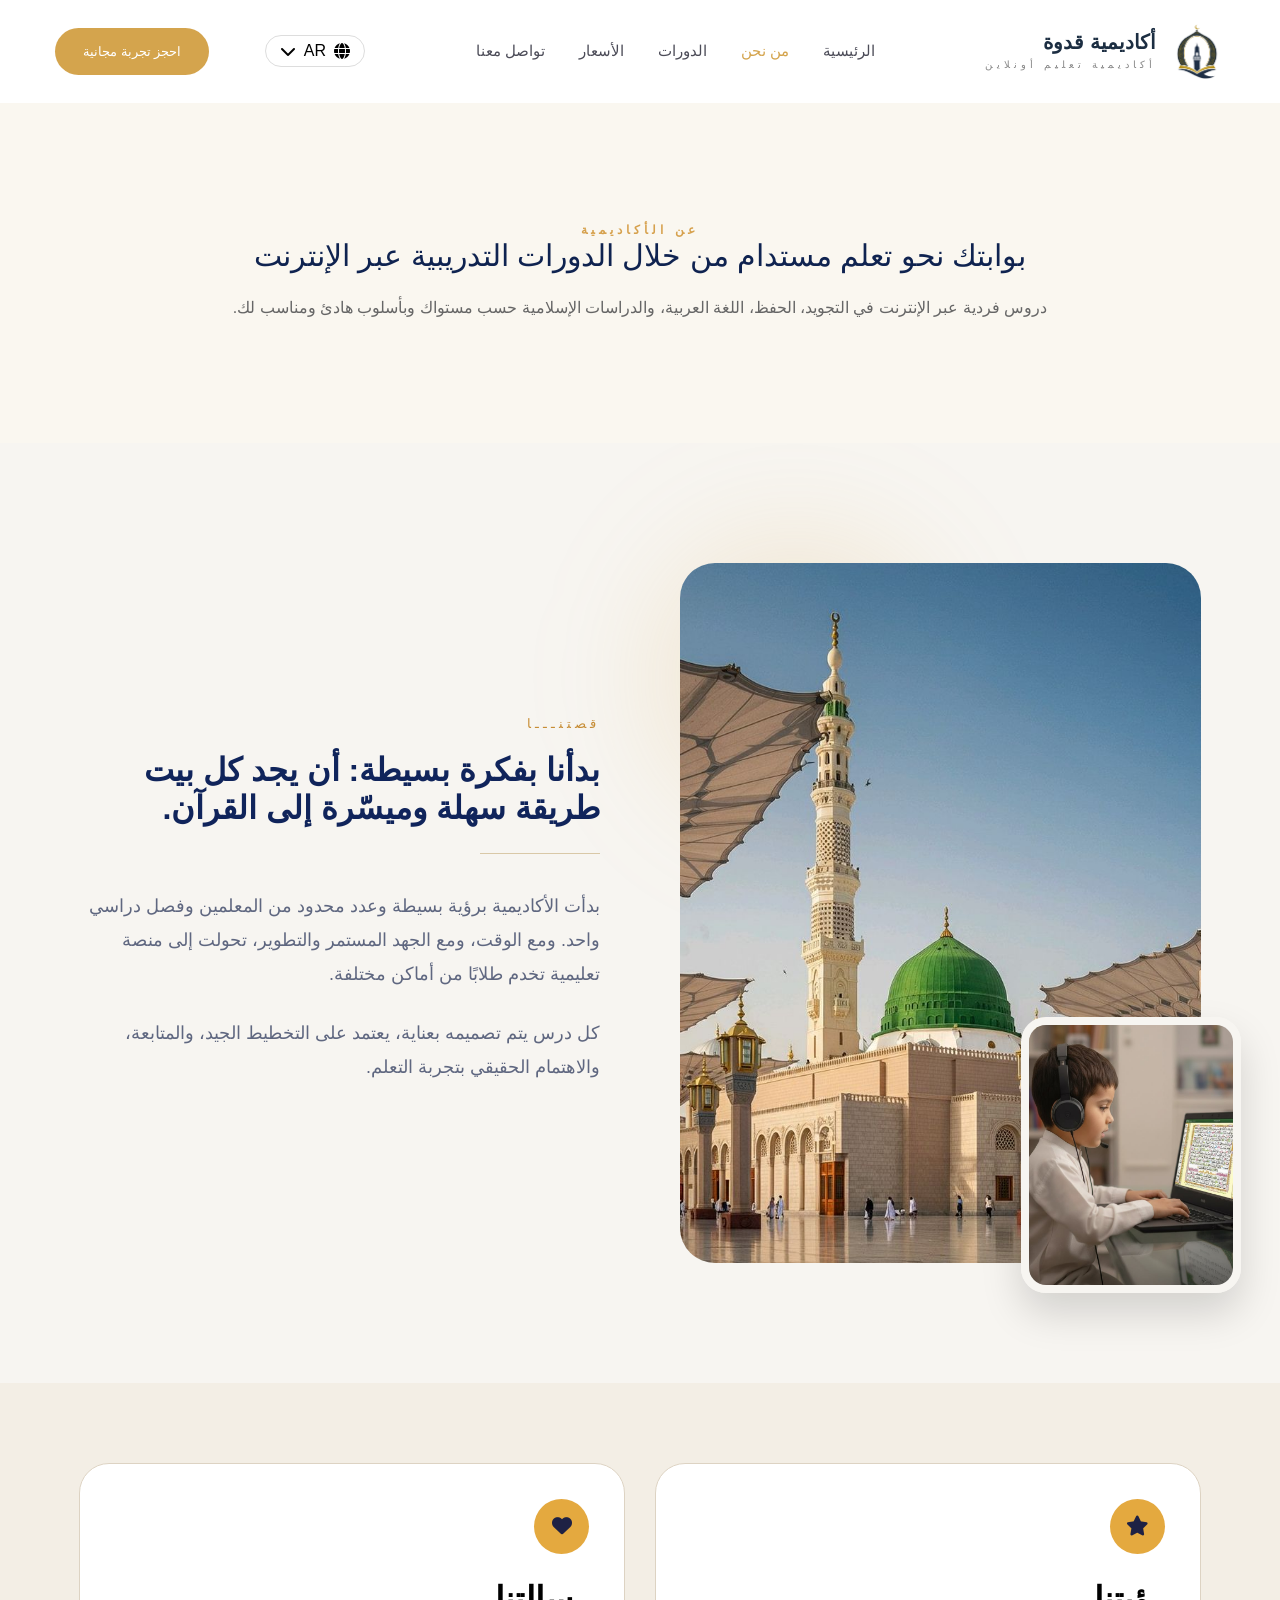
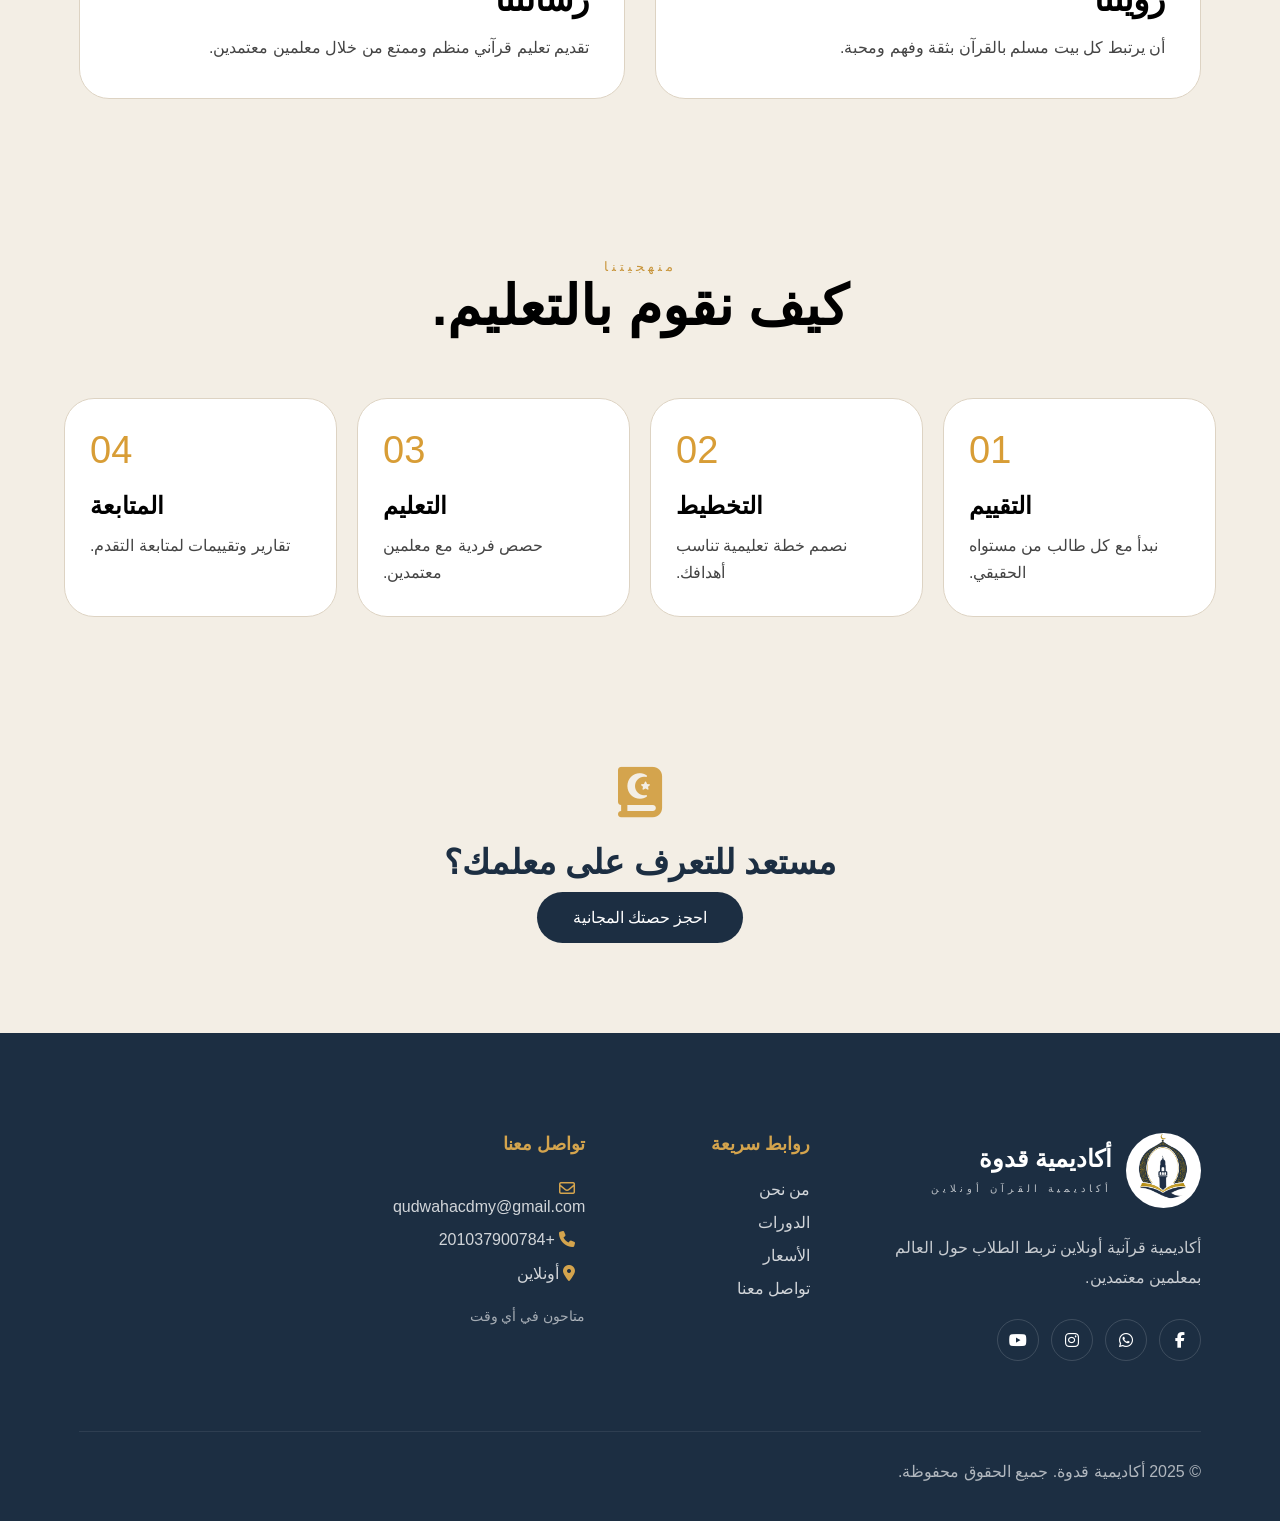
<file: about-ar.html>
<!DOCTYPE html>
<html lang="en" dir="ltr">

<head>

    <meta charset="UTF-8" />
    <meta name="viewport" content="width=device-width, initial-scale=1.0" />
    <meta name="description" content="Qudwah Academy offers online Quran, Tajweed, Arabic and Islamic studies classes for kids and adults worldwide.">
    <meta name="keywords"content="Quran Academy, Online Quran Classes, Learn Quran Online, Quran for Kids, Tajweed Classes, Arabic Classes, Islamic Studies, Female Quran Teachers">
    

    <title>Quran Academy</title>

    <link rel="stylesheet" href="https://cdnjs.cloudflare.com/ajax/libs/font-awesome/6.5.0/css/all.min.css">

    <!-- CSS -->
    <link rel="stylesheet" href="CSS/style.css">
    

   <link rel="preconnect" href="https://fonts.googleapis.com">
   <link rel="preconnect" href="https://fonts.gstatic.com" crossorigin>

   <link href="https://fonts.googleapis.com/css2?family=Tienne:wght@400;700;900&display=swap" rel="stylesheet">  


    <!-- Icons -->
    <link rel="stylesheet"
        href="https://cdnjs.cloudflare.com/ajax/libs/font-awesome/6.5.1/css/all.min.css" />

</head>
<body class="ar">
     
    <!-- BACKGROUND -->
    <div class="pattern"></div>

<!-- ================= Navbar ================ -->

    <header class="navbar" id="navbar">
      <div class="container nav-container">
        <!-- LOGO -->
        <div class="logo">

            <img src="imgs/logo q.png" alt="Logo">

            <div class="logo-text">
                <h3>أكاديمية قدوة</h3>
                <span>أكاديمية تعليم أونلاين</span>
            </div>

        </div>

        <div class="overlay"></div>

        <!-- NAV LINKS -->

        <nav class="nav-links">

            <a href="home-ar.html">الرئيسية</a>
            <a href="about-ar.html">من نحن</a>
            <a href="courses-ar.html">الدورات</a>
            <a href="pricing-ar.html">الأسعار</a>
            <!-- <a href="">المدونة</a> -->
            <a href="contact-ar.html">تواصل معنا</a>

        </nav>

        <div></div>

        <div class="menu-icon" id="menuIcon">

        <span></span>
        <span></span>
        <span></span>

        </div>

        <!-- LANG -->
        <div class="lang-switcher" onclick="toggleLang()">

            <i class="fa-solid fa-globe"></i>
            <span>AR</span>
            <i class="fa-solid fa-chevron-down"></i>

        </div>

        <!-- BUTTON -->
        <a href="https://wa.me/201037900784" target="_blank">
            <button class="trial-btn">احجز تجربة مجانية</button>
        </a>
      </div>
    </header>

<!-- ================= Hero ================ -->

<section class="about-page reveal">
  <div class="about-container">
    <div class="about-header reveal">
      <span>عن الأكاديمية</span>
      <h1> بوابتك نحو تعلم مستدام من خلال الدورات التدريبية عبر الإنترنت </h1>
      <p> دروس فردية عبر الإنترنت في التجويد، الحفظ، اللغة العربية، والدراسات الإسلامية حسب مستواك وبأسلوب هادئ ومناسب لك.</p>
    </div>
  </div>
</section>

<!-- ================= story ================ -->

<section class="story-section">
  <div class="container">

    <div class="story-images reveal-left">
      <div class="main-img">
        <img src="imgs/about page.jpg" alt="صورة القرآن الكريم">
      </div>

      <div class="small-img">
        <img src="imgs/Hero.jpg" alt="زخرفة إسلامية">
      </div>

      <div class="img-glow"></div>
    </div>

    <div class="story-content reveal-right">
      <span class="section-subtitle">قصتنـــا</span>

      <h2>بدأنا بفكرة بسيطة: أن يجد كل بيت طريقة سهلة وميسّرة إلى القرآن.</h2>

      <div class="line"></div>

      <p> بدأت الأكاديمية برؤية بسيطة وعدد محدود من المعلمين وفصل دراسي واحد.
ومع الوقت، ومع الجهد المستمر والتطوير، تحولت إلى منصة تعليمية تخدم طلابًا من أماكن مختلفة. </p>

      <p> كل درس يتم تصميمه بعناية، يعتمد على التخطيط الجيد، والمتابعة، والاهتمام الحقيقي بتجربة التعلم. </p>
    </div>

  </div>
</section>

<section class="vision-mission">
  <div class="container">

    <div class="card reveal">
      <div class="icon">
        <i class="fa-solid fa-star"></i>
      </div>
      <h3>رؤيتنا</h3>
      <p>أن يرتبط كل بيت مسلم بالقرآن بثقة وفهم ومحبة.</p>
    </div>

    <div class="card reveal">
      <div class="icon">
        <i class="fa-solid fa-heart"></i>
      </div>
      <h3>رسالتنا</h3>
      <p>تقديم تعليم قرآني منظم وممتع من خلال معلمين معتمدين.</p>
    </div>

  </div>
</section>

<section class="methodology">
  <span class="sub-title reveal">منهجيتنا</span>
  <h2 class="title reveal">كيف نقوم بالتعليم.</h2>

  <div class="steps">

    <div class="step reveal">
      <span>01</span>
      <h4>التقييم</h4>
      <p>نبدأ مع كل طالب من مستواه الحقيقي.</p>
    </div>

    <div class="step reveal">
      <span>02</span>
      <h4>التخطيط</h4>
      <p>نصمم خطة تعليمية تناسب أهدافك.</p>
    </div>

    <div class="step reveal">
      <span>03</span>
      <h4>التعليم</h4>
      <p>حصص فردية مع معلمين معتمدين.</p>
    </div>

    <div class="step reveal">
      <span>04</span>
      <h4>المتابعة</h4>
      <p>تقارير وتقييمات لمتابعة التقدم.</p>
    </div>

  </div>
</section>

<section class="mini-cta">
  <div class="container">
    <i class="fa-solid fa-book-quran"></i>
    <h2>مستعد للتعرف على معلمك؟</h2>
    <a href="https://wa.me/201037900784" target="_blank" class="mini-btn">احجز حصتك المجانية</a>
  </div>
</section>

<footer class="footer">
  <div class="container">

    <div class="footer-wrapper">

      <div class="footer-about">
        <div class="footer-logo">
          <img src="imgs/logo q.png" alt="">
          <div>
            <h3>أكاديمية قدوة</h3>
            <span>أكاديمية القرآن أونلاين</span>
          </div>
        </div>

        <p>أكاديمية قرآنية أونلاين تربط الطلاب حول العالم بمعلمين معتمدين.</p>

        <div class="socials">
          <a href="https://www.facebook.com/share/1WLW6BA2EK/" target="_blank">
            <i class="fa-brands fa-facebook-f"></i>
          </a>
          <a href="https://wa.me/201037900784" target="_blank">
            <i class="fa-brands fa-whatsapp"></i>
          </a>
          <a href="">
            <i class="fa-brands fa-instagram" target="_blank"></i>
          </a>
          <a href="#">
            <i class="fa-brands fa-youtube" target="_blank"></i>
          </a>
        </div>
      </div>

      <div class="footer-links">
        <h4>روابط سريعة</h4>
        <a href="about-ar.html">من نحن</a>
        <a href="courses-ar.html">الدورات</a>
        <a href="pricing-ar.html">الأسعار</a>
        <a href="contact-ar.html">تواصل معنا</a>
      </div>

      <div class="footer-contact">
        <h4>تواصل معنا</h4>
        <p><i class="fa-regular fa-envelope"></i> qudwahacdmy@gmail.com</p>
        <p><i class="fa-solid fa-phone"></i> +201037900784</p>
        <p><i class="fa-solid fa-location-dot"></i> أونلاين</p>
        <span>متاحون في أي وقت</span>
      </div>

    </div>

    <div class="footer-bottom">
      <p>© 2025 أكاديمية قدوة. جميع الحقوق محفوظة.</p>
    </div>

  </div>
</footer>


    <!-- JS -->
    <script src="index.JS"></script>

</body>
</html>
</file>
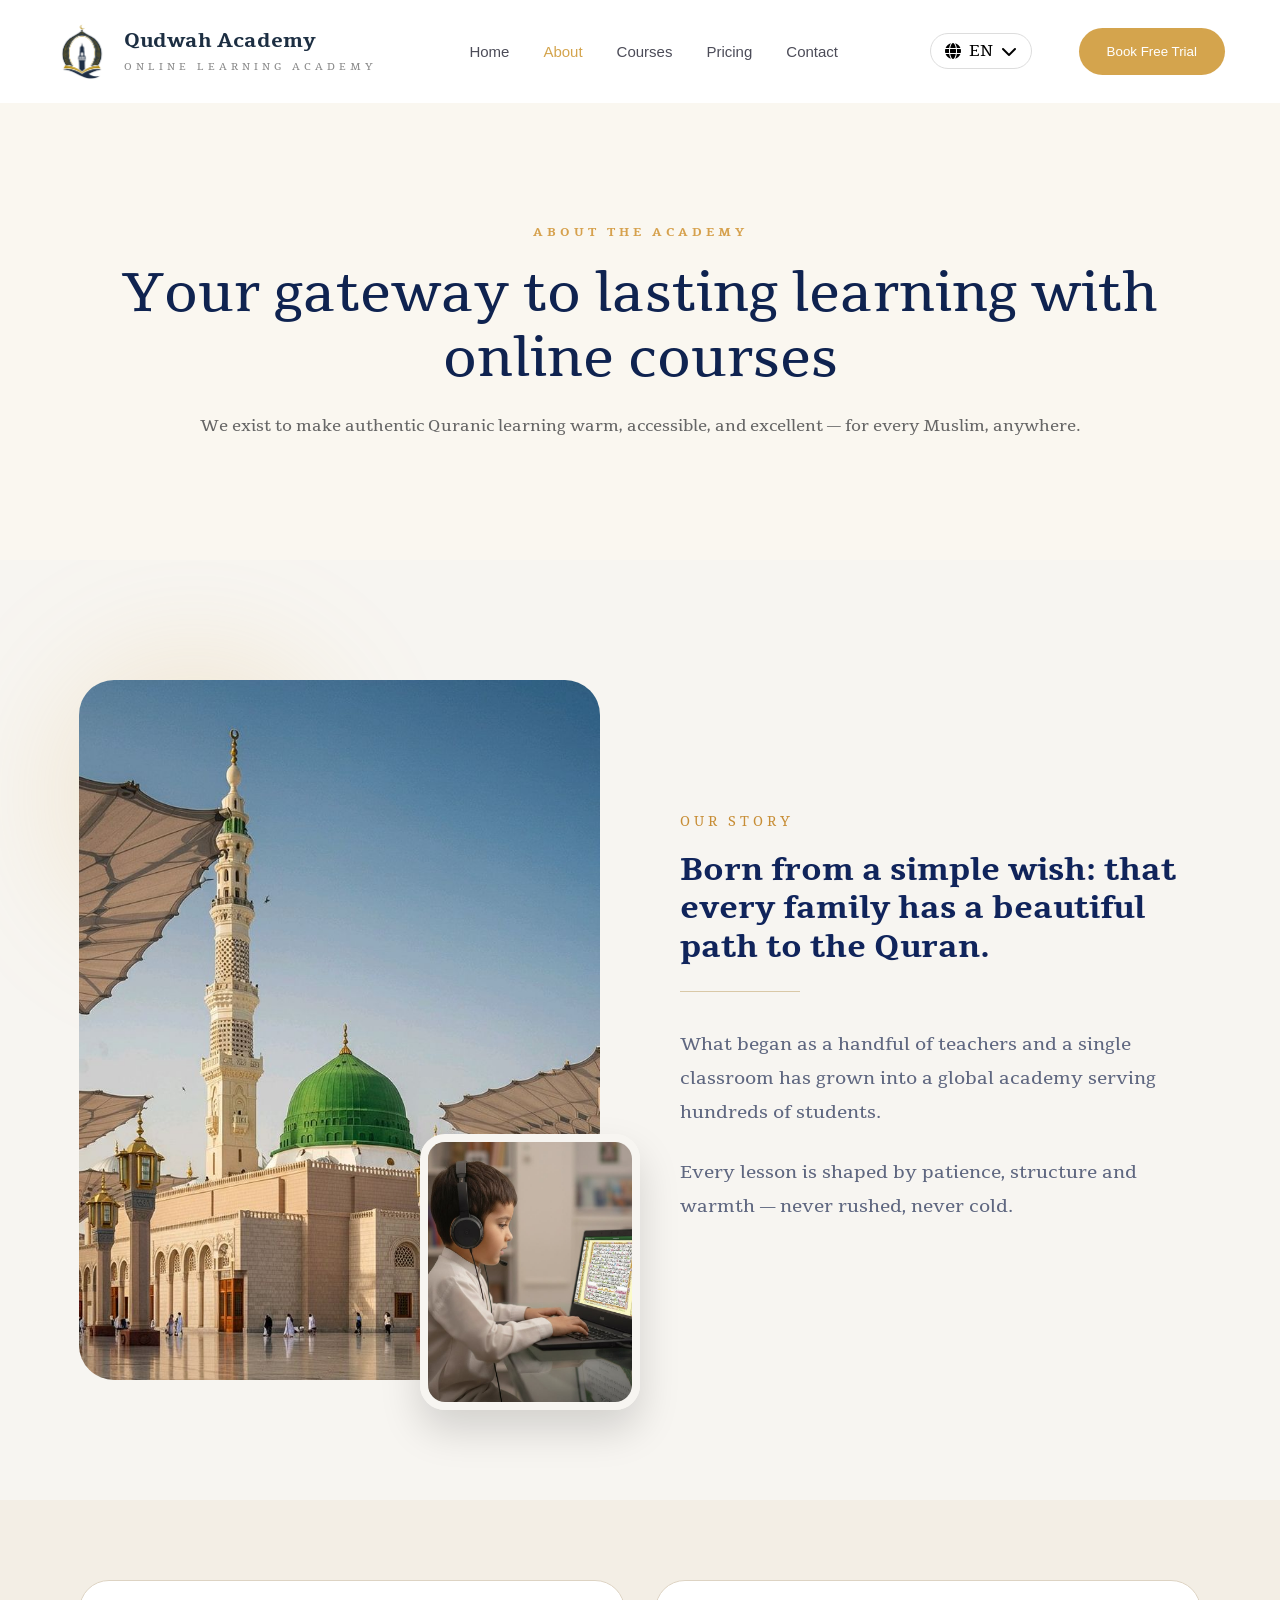
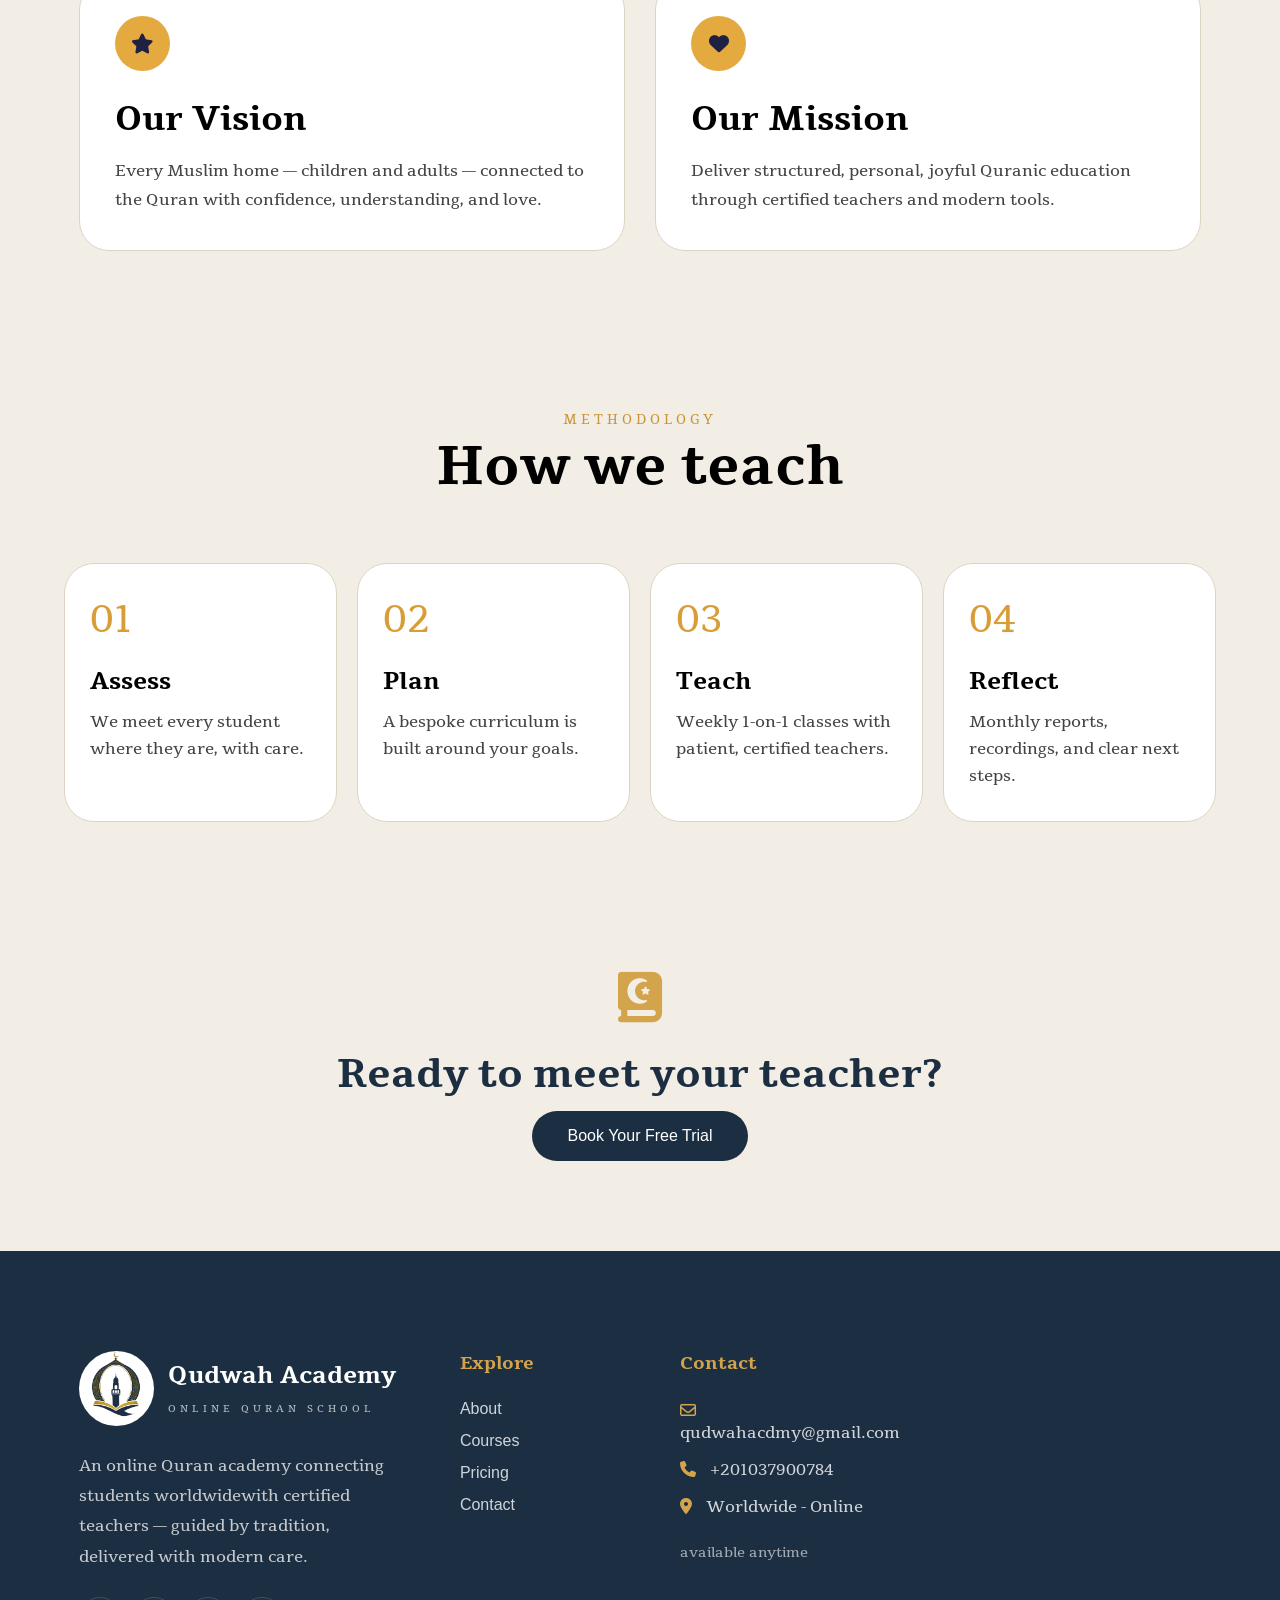
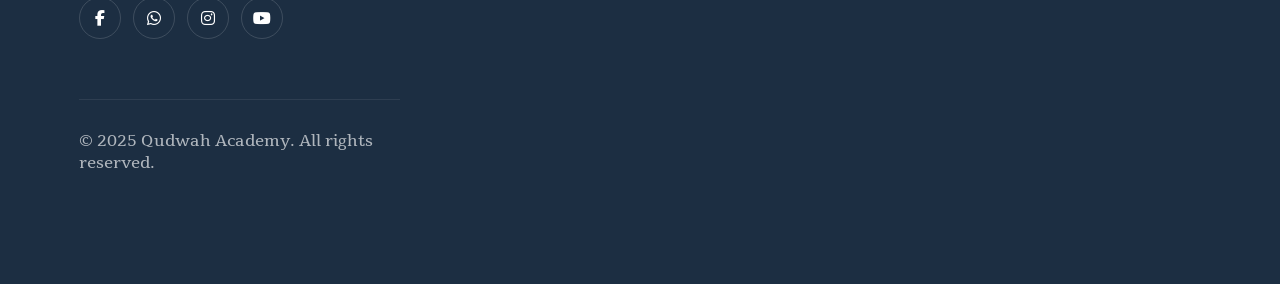
<file: about.html>
<!DOCTYPE html>
<html lang="en" dir="ltr">

<head>

    <meta charset="UTF-8" />
    <meta name="viewport" content="width=device-width, initial-scale=1.0" />
    <meta name="description" content="Qudwah Academy offers online Quran, Tajweed, Arabic and Islamic studies classes for kids and adults worldwide.">
    <meta name="keywords"content="Quran Academy, Online Quran Classes, Learn Quran Online, Quran for Kids, Tajweed Classes, Arabic Classes, Islamic Studies, Female Quran Teachers">
    

    <title>Quran Academy</title>

    <link rel="icon" type="image/png" href="imgs/logo q.png" >

    <link rel="stylesheet" href="https://cdnjs.cloudflare.com/ajax/libs/font-awesome/6.5.0/css/all.min.css">

    <!-- CSS -->
    <link rel="stylesheet" href="CSS/style.css">
    

   <link rel="preconnect" href="https://fonts.googleapis.com">
   <link rel="preconnect" href="https://fonts.gstatic.com" crossorigin>

   <link href="https://fonts.googleapis.com/css2?family=Tienne:wght@400;700;900&display=swap" rel="stylesheet">  


    <!-- Icons -->
    <link rel="stylesheet"
        href="https://cdnjs.cloudflare.com/ajax/libs/font-awesome/6.5.1/css/all.min.css" />

</head>
<body>
     
     <div class="pattern"></div>

    <!-- ================= NAVBAR ======================= -->

    <header class="navbar" id="navbar">
      <div class="container nav-container">
        <!-- LOGO -->
        <div class="logo">
            <img src="imgs/logo q.png" alt="Logo">
            <div class="logo-text">
                <h3> Qudwah Academy</h3>
                <span>ONLINE LEARNING ACADEMY</span>
            </div>
        </div>
            <div class="overlay"></div>


        <div class="menu-icon" id="menuIcon">
        <span></span>
        <span></span>
        <span></span>
        </div>

        <!-- NAV LINKS -->

        <nav class="nav-links">
         <a href="index.html">Home</a>
         <a href="about.html">About</a>
         <a href="courses.html">Courses</a>
         <a href="pricing.html">Pricing</a>
         <!-- <a href="">Blog</a> -->
         <a href="contact.html">Contact</a>
        </nav>
        <div></div>


        <!-- lang -->
        <div class="lang-switcher" onclick="toggleLang()">
        <i class="fa-solid fa-globe"></i>
        <span id="langText">EN</span>
        <i class="fa-solid fa-chevron-down"></i>
        </div>

        <!-- BUTTON -->
        <a href="https://wa.me/201037900784" target="_blank"><button class="trial-btn">
            Book Free Trial
        </button></a>
      </div>
    </header>


    <!-- ================= ABOUT PAGE ================= -->
   <section class="about-page reveal">
       <div class="about-container">
          <div class="about-header reveal">
          <span>ABOUT THE ACADEMY</span>
          <h1>Your gateway to lasting learning with online courses</h1>
          <p>We exist to make authentic Quranic learning warm, accessible, and excellent — for every Muslim, anywhere.</p>
          </div>
       </div>
   </section>


   <!-- ================= Story ================= -->

   <section class="story-section">

   <div class="container">

    <!-- IMAGES -->

    <div class="story-images reveal-left">

      <div class="main-img">
        <img src="imgs/about page.jpg" alt="Quran Image">
      </div>

      <!-- SMALL FLOATING IMAGE -->

      <div class="small-img">
        <img src="imgs/Hero.jpg" alt="Islamic Decoration">
      </div>

      <!-- GLOW -->

      <div class="img-glow"></div>

  </div>

    <!-- CONTENT -->

    <div class="story-content reveal-right">

      <span class="section-subtitle">
        OUR STORY
      </span>

      <h2>
        Born from a simple wish:
        that every family has a beautiful path to the Quran.
      </h2>

      <div class="line"></div>

      <p>
        What began as a handful of teachers and a single classroom
        has grown into a global academy serving hundreds of students.
      </p>

      <p>
        Every lesson is shaped by patience, structure and warmth —
        never rushed, never cold.
      </p>

    </div>

  </div>

   </section>


   <!-- ========== Vision & Mission Section ========== -->

   <section class="vision-mission">

  <div class="container">
    
    <!-- Vision -->
    <div class="card reveal">

      <div class="icon">
        <i class="fa-solid fa-star"></i>
      </div>

      <h3>Our Vision</h3>

      <p>
        Every Muslim home — children and adults — connected to the Quran
        with confidence, understanding, and love.
      </p>

    </div>


    <!-- Mission -->
    <div class="card reveal">

      <div class="icon">
        <i class="fa-solid fa-heart"></i>
      </div>

      <h3>Our Mission</h3>

      <p>
        Deliver structured, personal, joyful Quranic education through
        certified teachers and modern tools.
      </p>

    </div>

  </div>

   </section>


   <!-- ========== Methodology Section ========== -->

   <section class="methodology">

  <span class="sub-title reveal">
    METHODOLOGY
  </span>

  <h2 class="title reveal">
    How we teach
  </h2>

  <div class="steps">

    <div class="step reveal">
      <span>01</span>
      <h4>Assess</h4>
      <p>
        We meet every student where they are, with care.
      </p>
    </div>

    <div class="step reveal">
      <span>02</span>
      <h4>Plan</h4>
      <p>
        A bespoke curriculum is built around your goals.
      </p>
    </div>

    <div class="step reveal">
      <span>03</span>
      <h4>Teach</h4>
      <p>
        Weekly 1-on-1 classes with patient, certified teachers.
      </p>
    </div>

    <div class="step reveal">
      <span>04</span>
      <h4>Reflect</h4>
      <p>
        Monthly reports, recordings, and clear next steps.
      </p>
    </div>

  </div>
   </section>


   <!-- ================= MINI CTA ================= -->

   <section class="mini-cta">
  <div class="container">
      <i class="fa-solid fa-book-quran"></i>
      <h2> Ready to meet your teacher? </h2>
      <a href="https://wa.me/201037900784" class="mini-btn" target="_blank"> Book Your Free Trial </a>
  </div>

   </section>


<!-- ================= Footer ================ -->

<footer class="footer">
  <div class="container">
    <div class="footer-wrapper">
      <!-- LEFT -->
      <div class="footer-about">
        <div class="footer-logo">
          <img src="imgs/logo q.png" alt="logo">
          <div>
            <h3>Qudwah Academy</h3>
            <span>ONLINE QURAN SCHOOL</span>
          </div>
        </div>

        <p> An online Quran academy connecting students worldwidewith certified teachers — guided by tradition, delivered with modern care.</p>

        <div class="socials">
          <a href="https://www.facebook.com/share/1WLW6BA2EK/" target="_blank">
            <i class="fa-brands fa-facebook-f"></i>
          </a>
          <a href="https://wa.me/201037900784" target="_blank">
            <i class="fa-brands fa-whatsapp"></i>
          </a>
          <a href="">
            <i class="fa-brands fa-instagram" target="_blank"></i>
          </a>
          <a href="#">
            <i class="fa-brands fa-youtube" target="_blank"></i>
          </a>
        </div>

      </div>

      <!-- LINKS -->

      <div class="footer-links">

        <h4>Explore</h4>
        <a href="about.html">About</a>
        <a href="courses.html">Courses</a>
        <a href="pricing.html">Pricing</a>
        <a href="contact.html">Contact</a>

      </div>

      <!-- CONTACT -->

      <div class="footer-contact">

        <h4>Contact</h4>
        <p> <i class="fa-regular fa-envelope"></i> qudwahacdmy@gmail.com </p>
        <p> <i class="fa-solid fa-phone"></i> +201037900784 </p>
        <p> <i class="fa-solid fa-location-dot"></i> Worldwide - Online </p>
        <span> available anytime </span>

      </div>
      <div></div>

    <!-- BOTTOM -->
    <div class="footer-bottom">
       <p>© 2025 Qudwah Academy. All rights reserved.</p>
    </div>

  </div>

</footer>

    <!-- JS -->
    <script src="index.JS"></script>

</body>
</html>
</file>
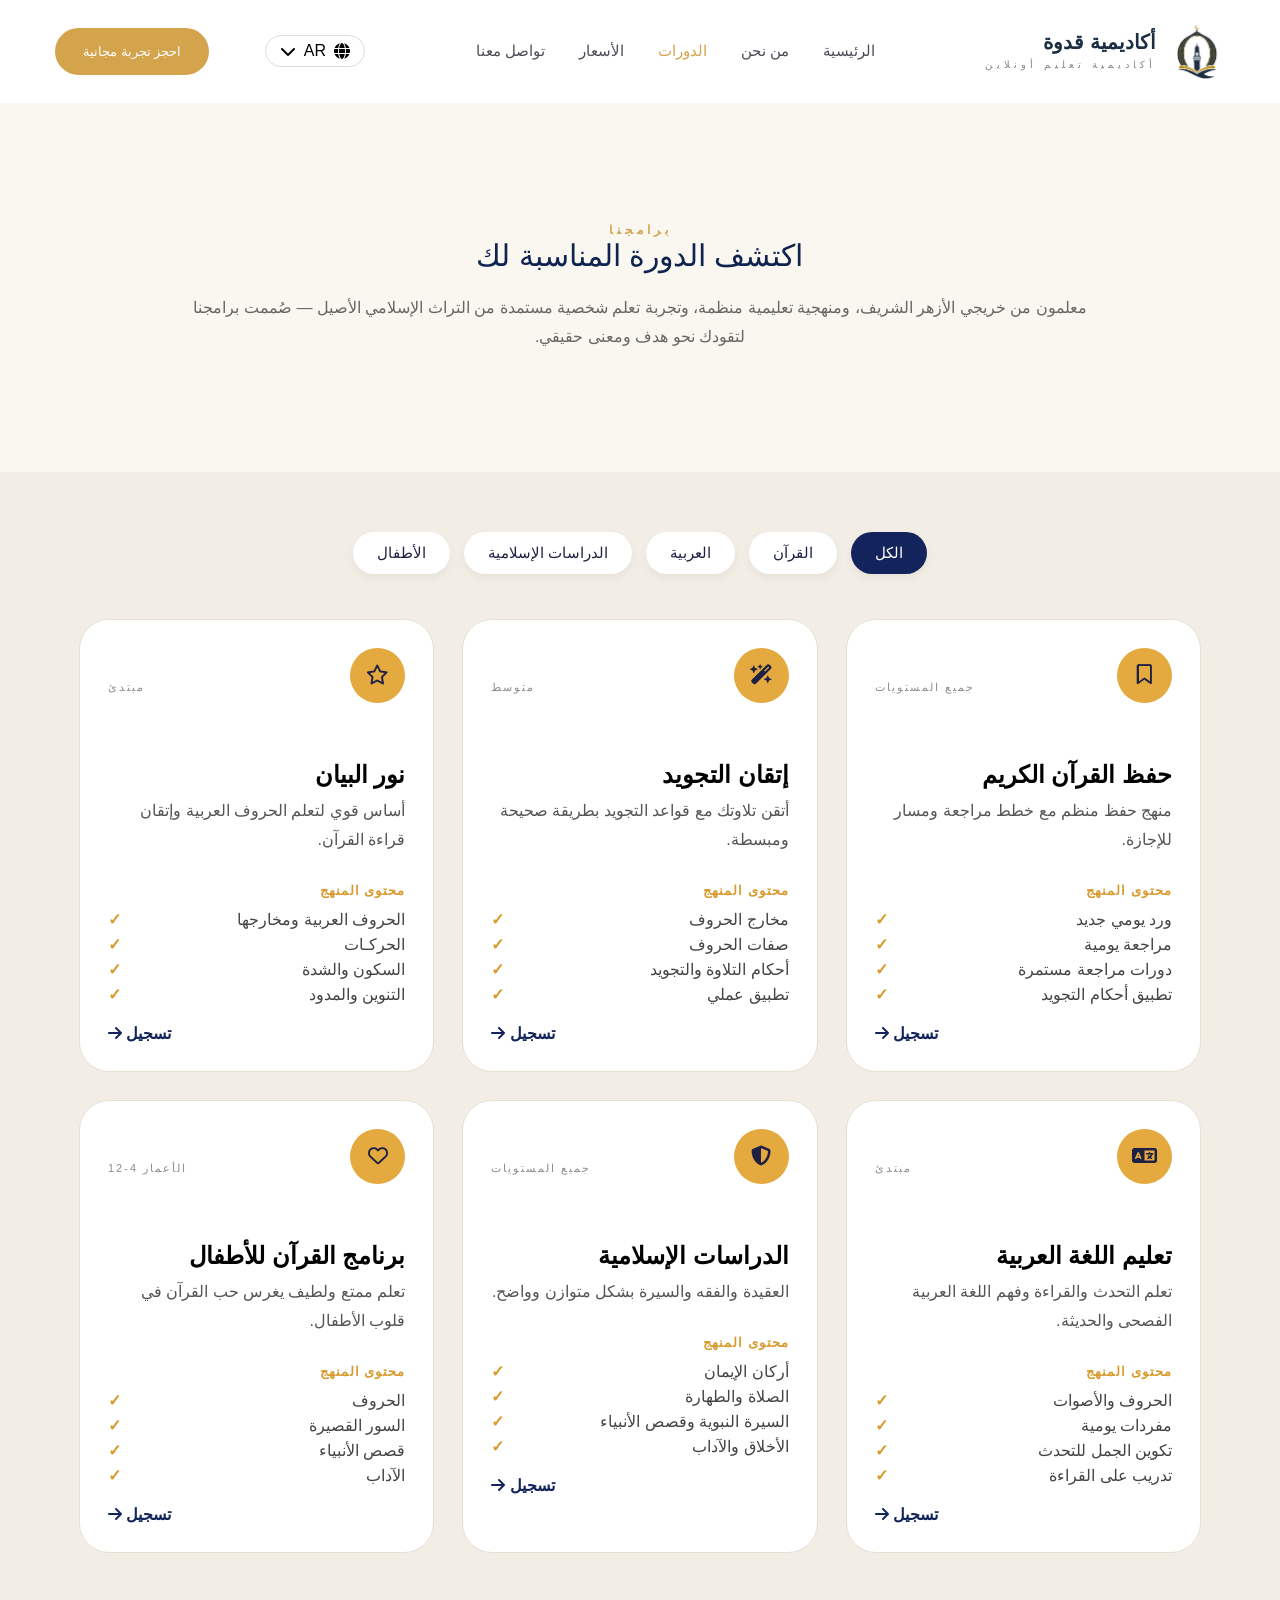
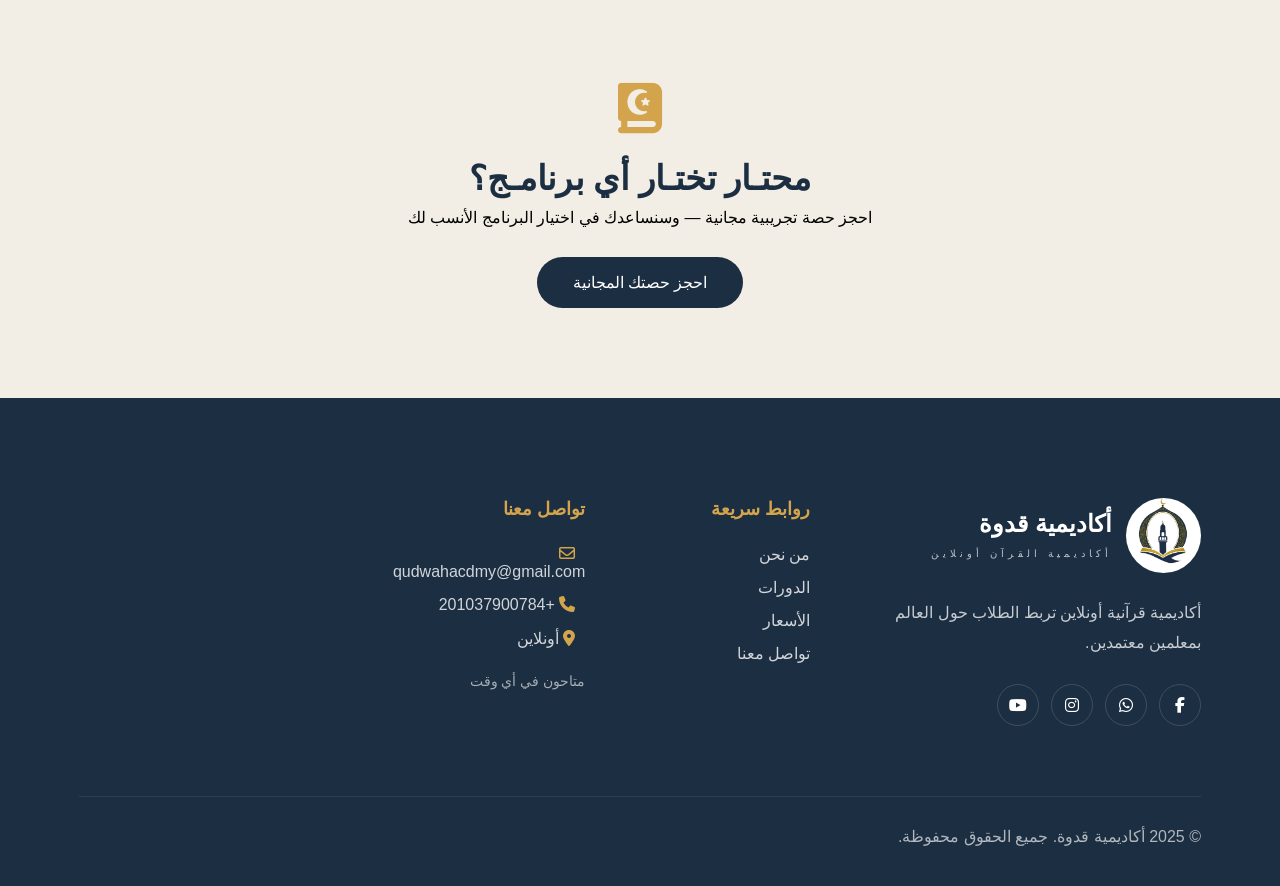
<file: courses-ar.html>
<!DOCTYPE html>
<html lang="en" dir="ltr">

<head>

    <meta charset="UTF-8" />
    <meta name="viewport" content="width=device-width, initial-scale=1.0" />
    <meta name="description" content="Qudwah Academy offers online Quran, Tajweed, Arabic and Islamic studies classes for kids and adults worldwide.">
    <meta name="keywords"content="Quran Academy, Online Quran Classes, Learn Quran Online, Quran for Kids, Tajweed Classes, Arabic Classes, Islamic Studies, Female Quran Teachers">
    

    <title>Quran Academy</title>

    <link rel="stylesheet" href="https://cdnjs.cloudflare.com/ajax/libs/font-awesome/6.5.0/css/all.min.css">

    <!-- CSS -->
    <link rel="stylesheet" href="CSS/style.css">
    

   <link rel="preconnect" href="https://fonts.googleapis.com">
   <link rel="preconnect" href="https://fonts.gstatic.com" crossorigin>

   <link href="https://fonts.googleapis.com/css2?family=Tienne:wght@400;700;900&display=swap" rel="stylesheet">  


    <!-- Icons -->
    <link rel="stylesheet"
        href="https://cdnjs.cloudflare.com/ajax/libs/font-awesome/6.5.1/css/all.min.css" />

</head>
<body class="ar">
     
    <!-- BACKGROUND -->
    <div class="pattern"></div>

<!-- ================= Navbar ================ -->

    <header class="navbar" id="navbar">
       <div class="container nav-container">
        <!-- LOGO -->
        <div class="logo">

            <img src="imgs/logo q.png" alt="Logo">

            <div class="logo-text">
                <h3>أكاديمية قدوة</h3>
                <span>أكاديمية تعليم أونلاين</span>
            </div>

        </div>

        <div class="overlay"></div>

        <!-- NAV LINKS -->

        <nav class="nav-links">

            <a href="home-ar.html">الرئيسية</a>
            <a href="about-ar.html">من نحن</a>
            <a href="courses-ar.html">الدورات</a>
            <a href="pricing-ar.html">الأسعار</a>
            <!-- <a href="">المدونة</a> -->
            <a href="contact-ar.html">تواصل معنا</a>

        </nav>

        <div></div>

        <div class="menu-icon" id="menuIcon">

        <span></span>
        <span></span>
        <span></span>

        </div>

        <!-- LANG -->
        <div class="lang-switcher" onclick="toggleLang()">

            <i class="fa-solid fa-globe"></i>
            <span>AR</span>
            <i class="fa-solid fa-chevron-down"></i>

        </div>

        <!-- BUTTON -->
        <a href="https://wa.me/201037900784" target="_blank">
            <button class="trial-btn">احجز تجربة مجانية</button>
        </a>
    </div>
    </header>

<!-- ================= Hero ================ -->

<section class="about-page reveal">
  <div class="about-container">
    <div class="about-header reveal">
      <span> برامجنا </span>
      <h1> اكتشف الدورة المناسبة لك </h1>
      <p> معلمون من خريجي الأزهر الشريف، ومنهجية تعليمية منظمة، وتجربة تعلم شخصية مستمدة من التراث الإسلامي الأصيل — صُممت برامجنا لتقودك نحو هدف ومعنى حقيقي. </p>
    </div>
  </div>
</section>


<!-- ================= courses ================ -->

<section class="courses-page">

    <div class="container">

        <div class="top-options">
            <button class="active filter-btn" data-filter="all">الكل</button>
            <button class="filter-btn" data-filter="quran">القرآن</button>
            <button class="filter-btn" data-filter="arabic">العربية</button>
            <button class="filter-btn" data-filter="islamic">الدراسات الإسلامية</button>
            <button class="filter-btn" data-filter="kids">الأطفال</button>
        </div>

        <div class="courses-grid">

            <div class="course-card from-left left-show" data-category="quran">

                <div class="card-top">

                    <div class="icon">
                        <i class="fa-regular fa-bookmark"></i>
                    </div>

                    <span>جميع المستويات</span>

                </div>

                <h2>حفظ القرآن الكريم </h2>

                <p>
                    منهج حفظ منظم مع خطط مراجعة ومسار للإجازة.
                </p>

                <h4>محتوى المنهج</h4>

                <ul>
                    <li>ورد يومي جديد</li>
                    <li>مراجعة يومية </li>
                    <li>دورات مراجعة مستمرة</li>
                    <li>تطبيق أحكام التجويد</li>
                </ul>

                <div class="card-footer">

                    <span></span>

                    <a href="https://wa.me/201037900784" target="_blank">
                        تسجيل
                        <i class="fa-solid fa-arrow-right"></i>
                    </a>

                </div>

            </div>

            <div class="course-card from-bottom bottom-show" data-category="quran">

                <div class="card-top">

                    <div class="icon">
                        <i class="fa-solid fa-wand-magic-sparkles"></i>
                    </div>

                    <span>متوسط</span>

                </div>

                <h2>إتقان التجويد</h2>

                <p>
                    أتقن تلاوتك مع قواعد التجويد بطريقة صحيحة ومبسطة.
                </p>

                <h4>محتوى المنهج</h4>

                <ul>
                    <li>مخارج الحروف</li>
                    <li>صفات الحروف</li>
                    <li> أحكام التلاوة والتجويد </li>
                    <li>تطبيق عملي</li>
                </ul>

                <div class="card-footer">

                    <span></span>

                    <a href="https://wa.me/201037900784" target="_blank">
                        تسجيل
                        <i class="fa-solid fa-arrow-right"></i>
                    </a>

                </div>

            </div>

            <div class="course-card from-right right-show" data-category="quran">

                <div class="card-top">

                    <div class="icon">
                        <i class="fa-regular fa-star"></i>
                    </div>

                    <span>مبتدئ</span>

                </div>

                <h2>نور البيان</h2>

                <p>
                    أساس قوي لتعلم الحروف العربية وإتقان قراءة القرآن.
                </p>

                <h4>محتوى المنهج</h4>

                <ul>
                    <li> الحروف العربية ومخارجها </li>
                    <li> الحركـات </li>
                    <li> السكون والشدة </li>
                    <li> التنوين والمدود </li>
                </ul>

                <div class="card-footer">

                    <span></span>

                    <a href="https://wa.me/201037900784" target="_blank">
                        تسجيل
                        <i class="fa-solid fa-arrow-right"></i>
                    </a>

                </div>

            </div>

            <div class="course-card from-left left-show" data-category="arabic">

                <div class="card-top">

                    <div class="icon">
                        <i class="fa-solid fa-language"></i>
                    </div>

                    <span>مبتدئ</span>

                </div>

                <h2> تعليم اللغة العربية </h2>

                <p>
                    تعلم التحدث والقراءة وفهم اللغة العربية الفصحى والحديثة.
                </p>

                <h4>محتوى المنهج</h4>

                <ul>
                    <li>الحروف والأصوات</li>
                    <li>مفردات يومية</li>
                    <li>تكوين الجمل للتحدث</li>
                    <li>تدريب على القراءة</li>
                </ul>

                <div class="card-footer">

                    <span></span>

                    <a href="https://wa.me/201037900784" target="_blank">
                        تسجيل
                        <i class="fa-solid fa-arrow-right"></i>
                    </a>

                </div>

            </div>

            <div class="course-card from-bottom bottom-show" data-category="islamic">

                <div class="card-top">

                    <div class="icon">
                        <i class="fa-solid fa-shield-halved"></i>
                    </div>

                    <span>جميع المستويات</span>

                </div>

                <h2>الدراسات الإسلامية</h2>

                <p>
                    العقيدة والفقه والسيرة بشكل متوازن وواضح.
                </p>

                <h4>محتوى المنهج</h4>

                <ul>
                    <li>أركان الإيمان</li>
                    <li>الصلاة والطهارة</li>
                    <li> السيرة النبوية وقصص الأنبياء </li>
                    <li>الأخلاق والآداب</li>
                </ul>

                <div class="card-footer">

                    <span></span>

                    <a href="https://wa.me/201037900784" target="_blank">
                        تسجيل
                        <i class="fa-solid fa-arrow-right"></i>
                    </a>

                </div>

            </div>

            <div class="course-card from-right right-show" data-category="kids">

                <div class="card-top">

                    <div class="icon">
                        <i class="fa-regular fa-heart"></i>
                    </div>

                    <span>الأعمار 4-12</span>

                </div>

                <h2>برنامج القرآن للأطفال</h2>

                <p>
                    تعلم ممتع ولطيف يغرس حب القرآن في قلوب الأطفال.
                </p>

                <h4>محتوى المنهج</h4>

                <ul>
                    <li>الحروف</li>
                    <li>السور القصيرة</li>
                    <li>قصص الأنبياء</li>
                    <li>الآداب</li>
                </ul>

                <div class="card-footer">

                    <span></span>

                    <a href="https://wa.me/201037900784" target="_blank">
                        تسجيل
                        <i class="fa-solid fa-arrow-right"></i>
                    </a>

                </div>

            </div>

        </div>

    </div>

</section>


<!-- ================= cta ================ -->

<section class="mini-cta">
  <div class="container">
    <i class="fa-solid fa-book-quran"></i>
    <h2> محتـار تختـار أي برنامـج؟</h2>
    <p> احجز حصة تجريبية مجانية — وسنساعدك في اختيار البرنامج الأنسب لك </p>
    <a href="https://wa.me/201037900784" target="_blank" class="mini-btn">احجز حصتك المجانية</a>
  </div>
</section>


<!-- ================= footer ================ -->

<footer class="footer">
  <div class="container">

    <div class="footer-wrapper">

      <div class="footer-about">
        <div class="footer-logo">
          <img src="imgs/logo q.png" alt="">
          <div>
            <h3>أكاديمية قدوة</h3>
            <span>أكاديمية القرآن أونلاين</span>
          </div>
        </div>

        <p>أكاديمية قرآنية أونلاين تربط الطلاب حول العالم بمعلمين معتمدين.</p>

        <div class="socials">
          <a href="https://www.facebook.com/share/1WLW6BA2EK/" target="_blank">
            <i class="fa-brands fa-facebook-f"></i>
          </a>
          <a href="https://wa.me/201037900784" target="_blank">
            <i class="fa-brands fa-whatsapp"></i>
          </a>
          <a href="">
            <i class="fa-brands fa-instagram" target="_blank"></i>
          </a>
          <a href="#">
            <i class="fa-brands fa-youtube" target="_blank"></i>
          </a>
        </div>
      </div>

      <div class="footer-links">
        <h4>روابط سريعة</h4>
        <a href="about-ar.html">من نحن</a>
        <a href="courses-ar.html">الدورات</a>
        <a href="pricing-ar.html">الأسعار</a>
        <a href="contact-ar.html">تواصل معنا</a>
      </div>

      <div class="footer-contact">
        <h4>تواصل معنا</h4>
        <p><i class="fa-regular fa-envelope"></i> qudwahacdmy@gmail.com</p>
        <p><i class="fa-solid fa-phone"></i> +201037900784</p>
        <p><i class="fa-solid fa-location-dot"></i> أونلاين</p>
        <span>متاحون في أي وقت</span>
      </div>

    </div>

    <div class="footer-bottom">
      <p>© 2025 أكاديمية قدوة. جميع الحقوق محفوظة.</p>
    </div>

  </div>
</footer>


    <!-- JS -->
    <script src="index.JS"></script>

</body>
</html>
</file>
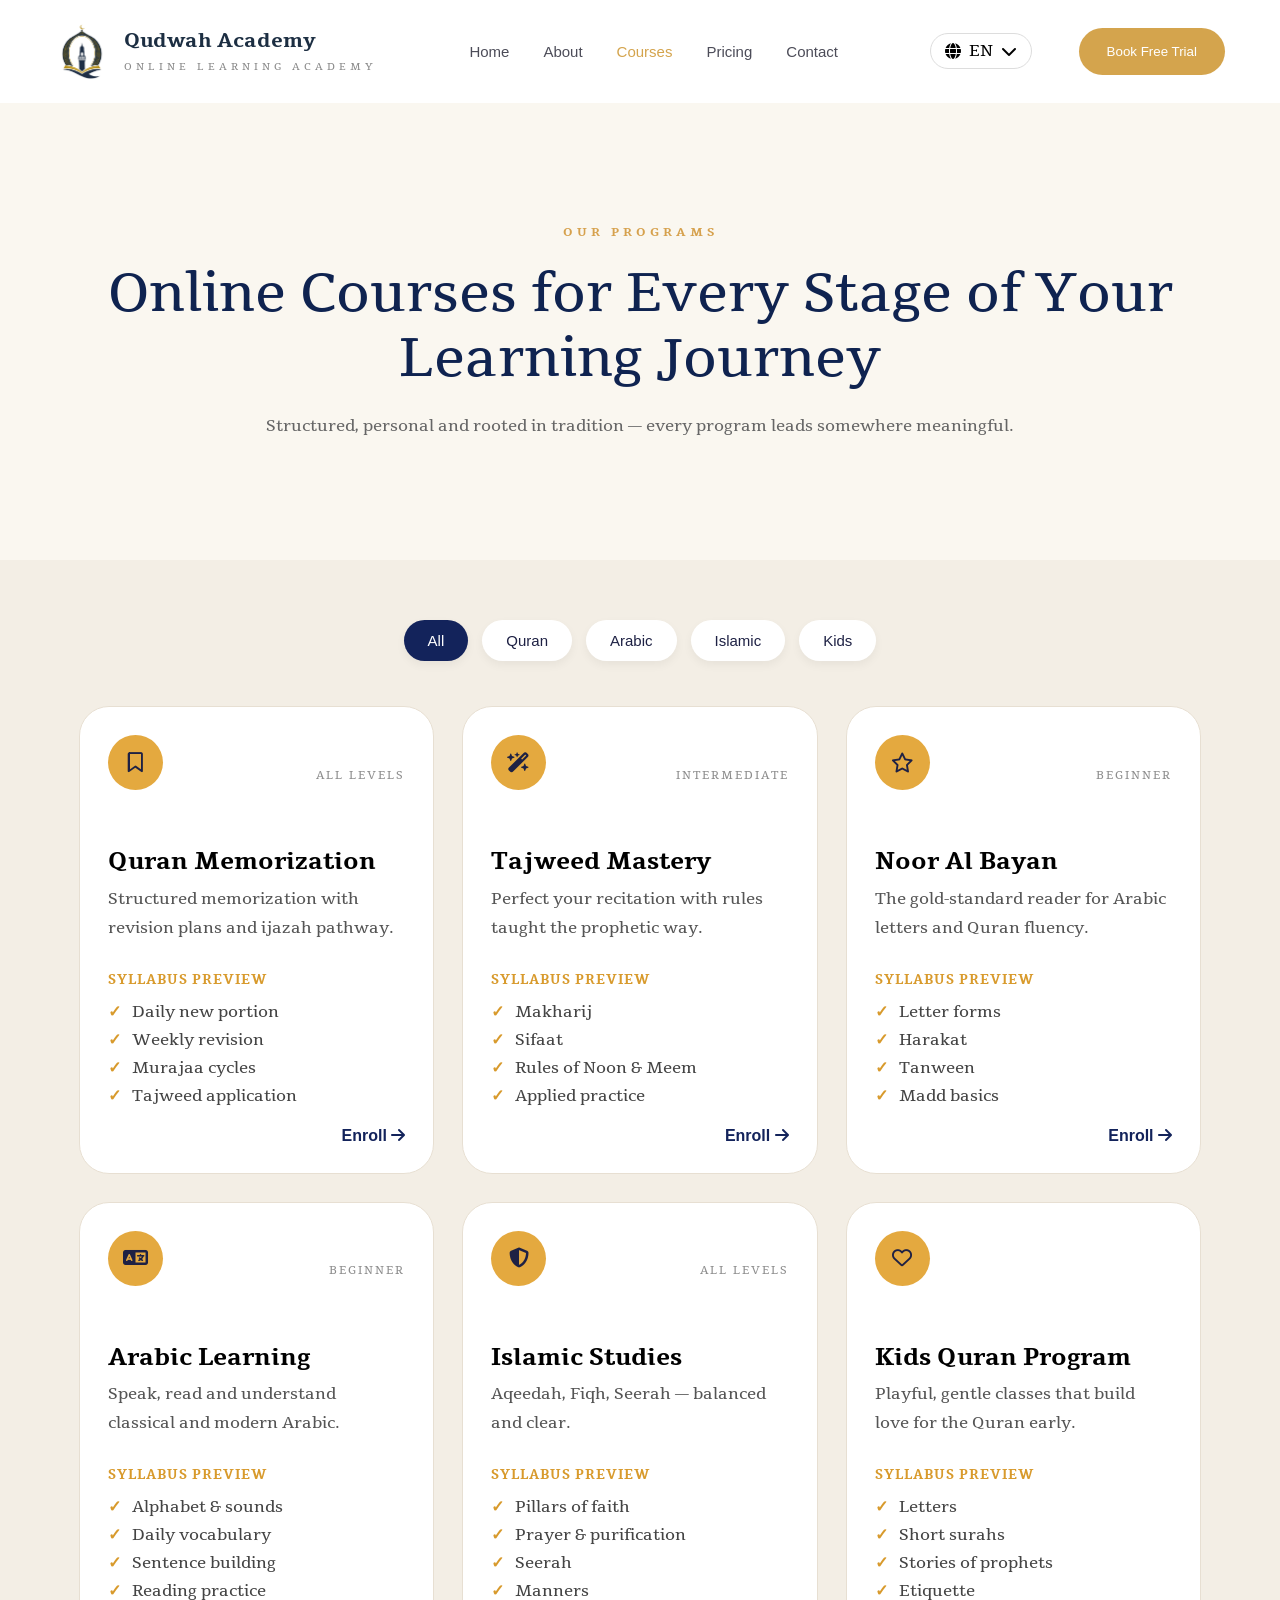
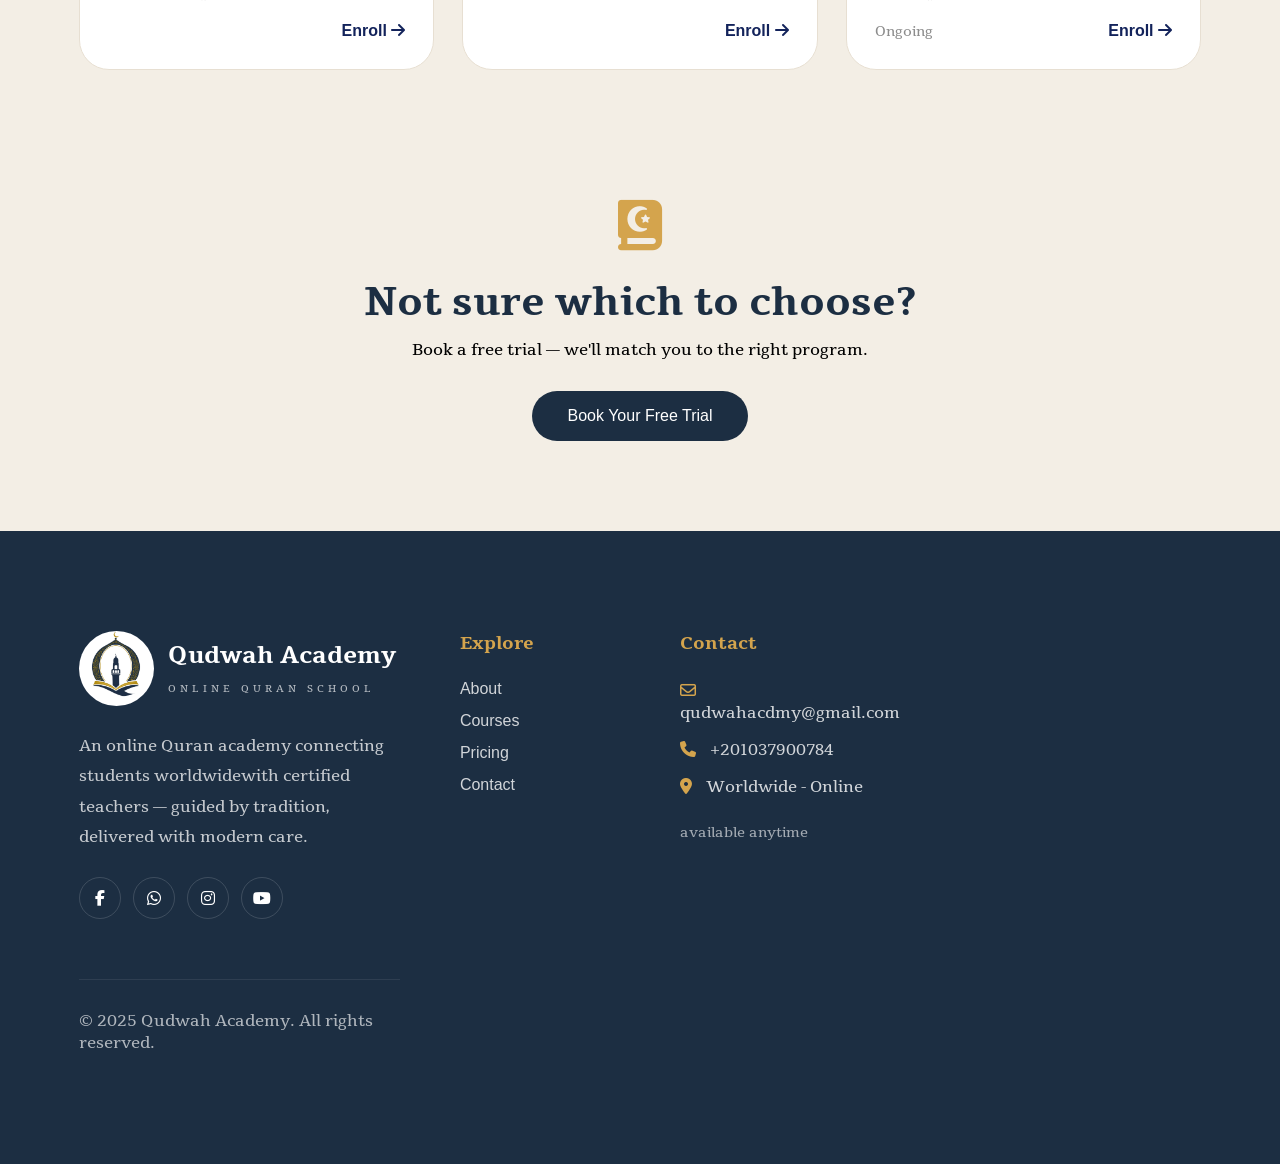
<file: courses.html>
<!DOCTYPE html>
<html lang="en" dir="ltr">

<head>

    <meta charset="UTF-8" />
    <meta name="viewport" content="width=device-width, initial-scale=1.0" />
    <meta name="description" content="Qudwah Academy offers online Quran, Tajweed, Arabic and Islamic studies classes for kids and adults worldwide.">
    <meta name="keywords"content="Quran Academy, Online Quran Classes, Learn Quran Online, Quran for Kids, Tajweed Classes, Arabic Classes, Islamic Studies, Female Quran Teachers">
    

    <title>Quran Academy</title>

    <link rel="icon" type="image/png" href="imgs/logo q.png" >

    <link rel="stylesheet" href="https://cdnjs.cloudflare.com/ajax/libs/font-awesome/6.5.0/css/all.min.css">

    <!-- CSS -->
    <link rel="stylesheet" href="CSS/style.css">
    

   <link rel="preconnect" href="https://fonts.googleapis.com">
   <link rel="preconnect" href="https://fonts.gstatic.com" crossorigin>

   <link href="https://fonts.googleapis.com/css2?family=Tienne:wght@400;700;900&display=swap" rel="stylesheet">  


    <!-- Icons -->
    <link rel="stylesheet"
        href="https://cdnjs.cloudflare.com/ajax/libs/font-awesome/6.5.1/css/all.min.css" />

</head>
<body>
     
<div class="pattern"></div>

<!-- ================= NAVBAR ======================= -->

<header class="navbar" id="navbar">
            <div class="container nav-container">
        <!-- LOGO -->
        <div class="logo">
            <img src="imgs/logo q.png" alt="Logo">
            <div class="logo-text">
                <h3> Qudwah Academy</h3>
                <span>ONLINE LEARNING ACADEMY</span>
            </div>
        </div>
            <div class="overlay"></div>


        <div class="menu-icon" id="menuIcon">
        <span></span>
        <span></span>
        <span></span>
        </div>

        <!-- NAV LINKS -->

        <nav class="nav-links">
         <a href="index.html">Home</a>
         <a href="about.html">About</a>
         <a href="courses.html">Courses</a>
         <a href="pricing.html">Pricing</a>
         <!-- <a href="">Blog</a> -->
         <a href="contact.html">Contact</a>
        </nav>
        <div></div>


        <!-- lang -->
        <div class="lang-switcher" onclick="toggleLang()">
        <i class="fa-solid fa-globe"></i>
        <span id="langText">EN</span>
        <i class="fa-solid fa-chevron-down"></i>
        </div>

        <!-- BUTTON -->
        <a href="https://wa.me/201037900784" target="_blank"><button class="trial-btn">
            Book Free Trial
        </button></a>
    </div>
</header>


<!-- ================= courses PAGE ================= -->
 
<section class="about-page reveal">
       <div class="about-container">
          <div class="about-header reveal">
          <span>OUR PROGRAMS </span>
          <h1>Online Courses for Every Stage of Your Learning Journey </h1>
          <p> Structured, personal and rooted in tradition — every program leads somewhere meaningful. </p>
          </div>
       </div>
</section>
   
<!-- ================= courses PAGE ================= -->

<section class="courses-page">

    <div class="container">

        <div class="top-options">
            <button class="active filter-btn" data-filter="all">  All </button>
            <button class="filter-btn" data-filter="quran">  Quran </button>
            <button class="filter-btn" data-filter="arabic">  Arabic  </button>
            <button class="filter-btn" data-filter="islamic">  Islamic </button>
            <button class="filter-btn" data-filter="kids"> Kids </button>
        </div>

        <div class="courses-grid">

            <div class="course-card from-left left-show" data-category="quran">
                <div class="card-top">
                    <div class="icon"> <i class="fa-regular fa-bookmark"></i> </div>
                    <span>ALL LEVELS</span>
                </div>
                <h2>Quran Memorization</h2>
                <p>Structured memorization with revision plans and ijazah pathway. </p>
                <h4>SYLLABUS PREVIEW</h4>

                <ul>
                    <li>Daily new portion</li>
                    <li>Weekly revision</li>
                    <li>Murajaa cycles</li>
                    <li>Tajweed application</li>
                </ul>

                <div class="card-footer">

                    <span></span>
                    <a href="https://wa.me/201037900784" target="_blank">  Enroll <i class="fa-solid fa-arrow-right"></i>
                    </a>

                </div>

            </div>

            <div class="course-card from-bottom bottom-show" data-category="quran">

                <div class="card-top">

                    <div class="icon">
                        <i class="fa-solid fa-wand-magic-sparkles"></i>
                    </div>

                    <span>INTERMEDIATE</span>

                </div>

                <h2>Tajweed Mastery</h2>

                <p>
                    Perfect your recitation with rules taught the prophetic way.
                </p>

                <h4>SYLLABUS PREVIEW</h4>

                <ul>
                    <li>Makharij</li>
                    <li>Sifaat</li>
                    <li>Rules of Noon & Meem</li>
                    <li>Applied practice</li>
                </ul>

                <div class="card-footer">

                    <span></span>

                    <a href="https://wa.me/201037900784" target="_blank">
                        Enroll
                        <i class="fa-solid fa-arrow-right"></i>
                    </a>

                </div>

            </div>

            <div class="course-card from-right right-show" data-category="quran">

                <div class="card-top">

                    <div class="icon">
                        <i class="fa-regular fa-star"></i>
                    </div>

                    <span>BEGINNER</span>

                </div>

                <h2>Noor Al Bayan</h2>
                <p> The gold-standard reader for Arabic letters and Quran fluency. </p>
                <h4>SYLLABUS PREVIEW</h4>

                <ul>
                    <li>Letter forms</li>
                    <li>Harakat</li>
                    <li>Tanween</li>
                    <li>Madd basics</li>
                </ul>

                <div class="card-footer">
                    <span></span>

                    <a href="https://wa.me/201037900784" target="_blank">Enroll
                        <i class="fa-solid fa-arrow-right"></i>
                    </a>

                </div>

            </div>

            <div class="course-card from-left left-show" data-category="arabic">

                <div class="card-top">

                    <div class="icon">
                        <i class="fa-solid fa-language"></i>
                    </div>

                    <span>BEGINNER</span>

                </div>

                <h2> Arabic Learning </h2>
                <p> Speak, read and understand classical and modern Arabic. </p>
                <h4>SYLLABUS PREVIEW</h4>
                <ul>
                    <li>Alphabet & sounds</li>
                    <li>Daily vocabulary</li>
                    <li>Sentence building</li>
                    <li>Reading practice</li>
                </ul>

                <div class="card-footer">
                    <span></span>
                    <a href="https://wa.me/201037900784" target="_blank"> Enroll
                        <i class="fa-solid fa-arrow-right"></i>
                    </a>
                </div>
            </div>

            <div class="course-card from-bottom bottom-show" data-category="islamic">

                <div class="card-top">

                    <div class="icon">
                        <i class="fa-solid fa-shield-halved"></i>
                    </div>
                    <span>ALL LEVELS</span>

                </div>

                <h2>Islamic Studies</h2>
                <p>Aqeedah, Fiqh, Seerah — balanced and clear.</p>
                <h4>SYLLABUS PREVIEW</h4>
                <ul>
                    <li>Pillars of faith</li>
                    <li>Prayer & purification</li>
                    <li>Seerah</li>
                    <li>Manners</li>
                </ul>

                <div class="card-footer">
                    <span></span>
                    <a href="https://wa.me/201037900784" target="_blank"> Enroll
                        <i class="fa-solid fa-arrow-right"></i>
                    </a>
                </div>
            </div>

            <div class="course-card from-right right-show" data-category="kids">

                <div class="card-top">

                    <div class="icon">
                        <i class="fa-regular fa-heart"></i>
                    </div>
                    <span></span>
                </div>

                <h2>Kids Quran Program</h2>
                <p>  Playful, gentle classes that build love for the Quran early. </p>
                <h4>SYLLABUS PREVIEW</h4>

                <ul>
                    <li>Letters</li>
                    <li>Short surahs</li>
                    <li>Stories of prophets</li>
                    <li>Etiquette</li>
                </ul>

                <div class="card-footer">
                    <span>Ongoing</span>
                    <a href="https://wa.me/201037900784" target="_blank"> Enroll <i class="fa-solid fa-arrow-right"></i>
                    </a>
                </div>
            </div>
        </div>
    </div>

</section>



<!-- ================= MINI CTA ================= -->

   <section class="mini-cta">
  <div class="container">
      <i class="fa-solid fa-book-quran"></i>
      <h2> Not sure which to choose? </h2>
      <p> Book a free trial — we'll match you to the right program. </p>
      <a href="https://wa.me/201037900784" class="mini-btn" target="_blank"> Book Your Free Trial </a>
  </div>

   </section>


<!-- ================= Footer ================ -->

<footer class="footer">
  <div class="container">
    <div class="footer-wrapper">
      <!-- LEFT -->
      <div class="footer-about">
        <div class="footer-logo">
          <img src="imgs/logo q.png" alt="logo">
          <div>
            <h3>Qudwah Academy</h3>
            <span>ONLINE QURAN SCHOOL</span>
          </div>
        </div>

        <p> An online Quran academy connecting students worldwidewith certified teachers — guided by tradition, delivered with modern care.</p>

        <div class="socials">
          <a href="https://www.facebook.com/share/1WLW6BA2EK/" target="_blank">
            <i class="fa-brands fa-facebook-f"></i>
          </a>
          <a href="https://wa.me/201037900784" target="_blank">
            <i class="fa-brands fa-whatsapp"></i>
          </a>
          <a href="">
            <i class="fa-brands fa-instagram" target="_blank"></i>
          </a>
          <a href="#">
            <i class="fa-brands fa-youtube" target="_blank"></i>
          </a>
        </div>

      </div>

      <!-- LINKS -->

      <div class="footer-links">

        <h4>Explore</h4>
        <a href="about.html">About</a>
        <a href="courses.html">Courses</a>
        <a href="pricing.html">Pricing</a>
        <a href="contact.html">Contact</a>

      </div>

      <!-- CONTACT -->

      <div class="footer-contact">

        <h4>Contact</h4>
        <p> <i class="fa-regular fa-envelope"></i> qudwahacdmy@gmail.com </p>
        <p> <i class="fa-solid fa-phone"></i> +201037900784 </p>
        <p> <i class="fa-solid fa-location-dot"></i> Worldwide - Online </p>
        <span> available anytime </span>

      </div>
      <div></div>

    <!-- BOTTOM -->
    <div class="footer-bottom">
       <p>© 2025 Qudwah Academy. All rights reserved.</p>
    </div>

  </div>

</footer>

    <!-- JS -->
    <script src="index.JS"></script>

</body>
</html>
</file>
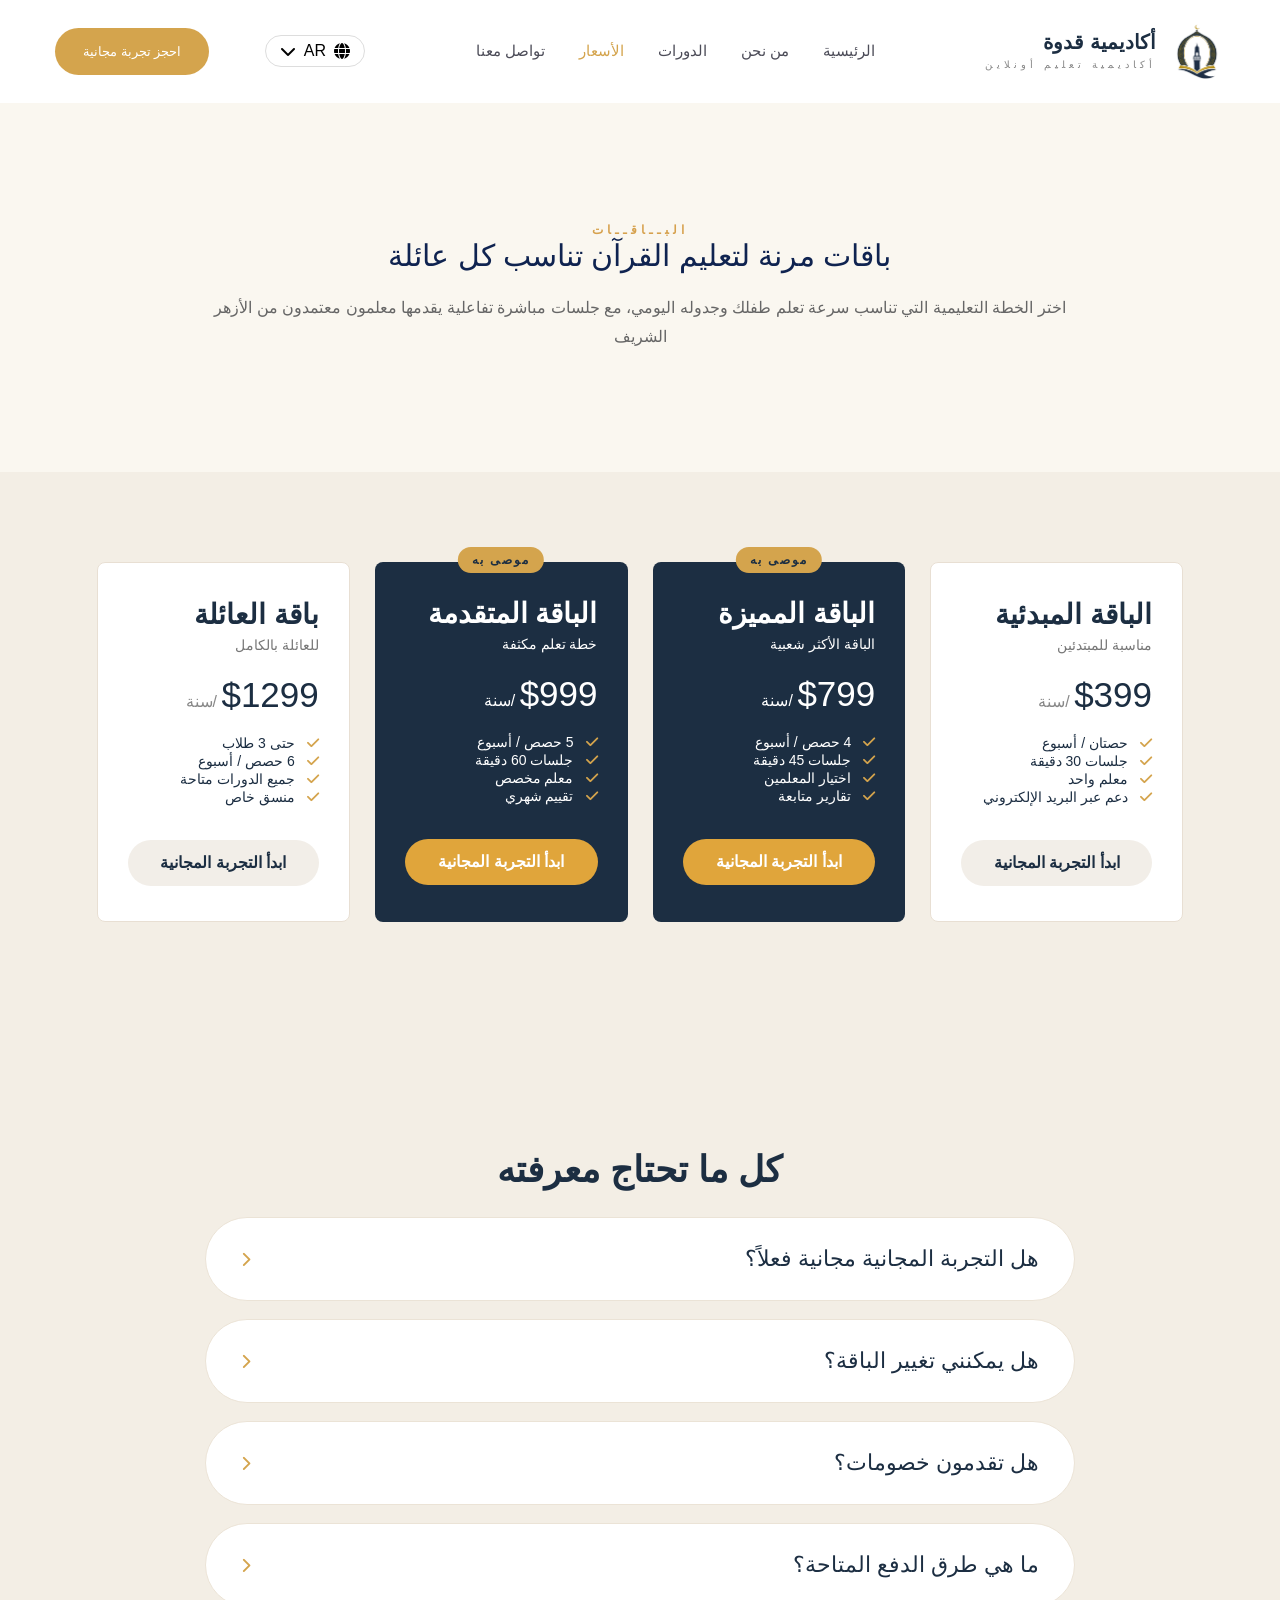
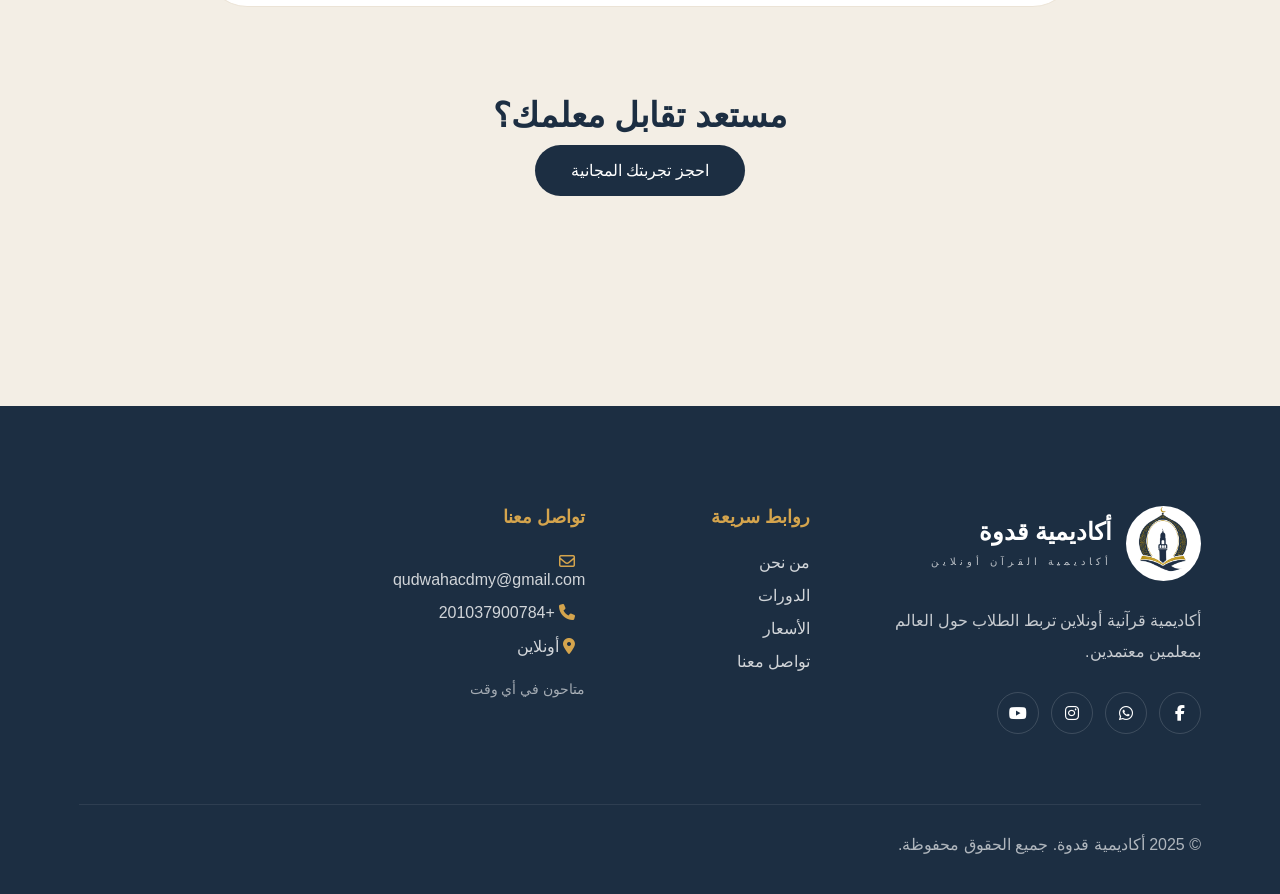
<file: pricing-ar.html>
<!DOCTYPE html>
<html lang="en" dir="ltr">

<head>

    <meta charset="UTF-8" />
    <meta name="viewport" content="width=device-width, initial-scale=1.0" />
    <meta name="description" content="Qudwah Academy offers online Quran, Tajweed, Arabic and Islamic studies classes for kids and adults worldwide.">
    <meta name="keywords"content="Quran Academy, Online Quran Classes, Learn Quran Online, Quran for Kids, Tajweed Classes, Arabic Classes, Islamic Studies, Female Quran Teachers">
    

    <title>Quran Academy</title>

    <link rel="stylesheet" href="https://cdnjs.cloudflare.com/ajax/libs/font-awesome/6.5.0/css/all.min.css">

    <!-- CSS -->
    <link rel="stylesheet" href="CSS/style.css">
    

   <link rel="preconnect" href="https://fonts.googleapis.com">
   <link rel="preconnect" href="https://fonts.gstatic.com" crossorigin>

   <link href="https://fonts.googleapis.com/css2?family=Tienne:wght@400;700;900&display=swap" rel="stylesheet">  


    <!-- Icons -->
    <link rel="stylesheet"
        href="https://cdnjs.cloudflare.com/ajax/libs/font-awesome/6.5.1/css/all.min.css" />

</head>
<body class="ar">
     
    <!-- BACKGROUND -->
    <div class="pattern"></div>

<!-- ================= Navbar ================ -->

    <header class="navbar" id="navbar">
      <div class="container nav-container">
        <!-- LOGO -->
        <div class="logo">

            <img src="imgs/logo q.png" alt="Logo">

            <div class="logo-text">
                <h3>أكاديمية قدوة</h3>
                <span>أكاديمية تعليم أونلاين</span>
            </div>

        </div>

        <div class="overlay"></div>

        <!-- NAV LINKS -->

        <nav class="nav-links">

            <a href="home-ar.html">الرئيسية</a>
            <a href="about-ar.html">من نحن</a>
            <a href="courses-ar.html">الدورات</a>
            <a href="pricing-ar.html">الأسعار</a>
            <!-- <a href="">المدونة</a> -->
            <a href="contact-ar.html">تواصل معنا</a>

        </nav>

        <div></div>

        <div class="menu-icon" id="menuIcon">

        <span></span>
        <span></span>
        <span></span>

        </div>

        <!-- LANG -->
        <div class="lang-switcher" onclick="toggleLang()">

            <i class="fa-solid fa-globe"></i>
            <span>AR</span>
            <i class="fa-solid fa-chevron-down"></i>

        </div>

        <!-- BUTTON -->
        <a href="https://wa.me/201037900784" target="_blank">
            <button class="trial-btn">احجز تجربة مجانية</button>
        </a>
      </div>
    </header>

<!-- ================= Hero ================ -->

<section class="about-page reveal">
  <div class="about-container">
    <div class="about-header reveal">
      <span> البــاقــات</span>
      <h1> باقات مرنة لتعليم القرآن تناسب كل عائلة</h1>
      <p> اختر الخطة التعليمية التي تناسب سرعة تعلم طفلك وجدوله اليومي، مع جلسات مباشرة تفاعلية يقدمها معلمون معتمدون من الأزهر الشريف</p>
    </div>
  </div>
</section>


<!-- ================= pricing PAGE ================= -->

<section class="pricing-page">

  <div class="container">

    <div class="pricing-grid">

      <div class="pricing-card from-left left-show">

        <h3>الباقة المبدئية</h3>

        <p class="plan-text">
          مناسبة للمبتدئين
        </p>

        <div class="price">
          <span>$399</span>
          <small>/سنة</small>
        </div>

        <ul>

          <li>
            <i class="fa-solid fa-check"></i>
            حصتان / أسبوع
          </li>

          <li>
            <i class="fa-solid fa-check"></i>
            جلسات 30 دقيقة
          </li>

          <li>
            <i class="fa-solid fa-check"></i>
            معلم واحد
          </li>

          <li>
            <i class="fa-solid fa-check"></i>
            دعم عبر البريد الإلكتروني
          </li>

        </ul>

        <a href="https://wa.me/201037900784" target="_blank"> ابدأ التجربة المجانية </a>

      </div>

      <div class="pricing-card featured from-top top-show">

        <div class="badge">
          موصى به
        </div>

        <h3>الباقة المميزة</h3>

        <p class="plan-text">
          الباقة الأكثر شعبية
        </p>

        <div class="price">
          <span>$799</span>
          <small>/سنة</small>
        </div>

        <ul>

          <li>
            <i class="fa-solid fa-check"></i>
            4 حصص / أسبوع
          </li>

          <li>
            <i class="fa-solid fa-check"></i>
            جلسات 45 دقيقة
          </li>

          <li>
            <i class="fa-solid fa-check"></i>
            اختيار المعلمين
          </li>

          <li>
            <i class="fa-solid fa-check"></i>
            تقارير متابعة
          </li>

        </ul>

        <a href="https://wa.me/201037900784" target="_blank"> ابدأ التجربة المجانية </a>

      </div>

      <div class="pricing-card featured from-top top-show">

        <div class="badge">
          موصى به
        </div>

        <h3>الباقة المتقدمة</h3>

        <p class="plan-text">
          خطة تعلم مكثفة
        </p>

        <div class="price">
          <span>$999</span>
          <small>/سنة</small>
        </div>

        <ul>

          <li>
            <i class="fa-solid fa-check"></i>
            5 حصص / أسبوع
          </li>

          <li>
            <i class="fa-solid fa-check"></i>
            جلسات 60 دقيقة
          </li>

          <li>
            <i class="fa-solid fa-check"></i>
            معلم مخصص
          </li>

          <li>
            <i class="fa-solid fa-check"></i>
            تقييم شهري
          </li>

        </ul>

        <a href="https://wa.me/201037900784" target="_blank"> ابدأ التجربة المجانية </a>

      </div>

      <div class="pricing-card from-right right-show">

        <h3>باقة العائلة</h3>

        <p class="plan-text">
          للعائلة بالكامل
        </p>

        <div class="price">
          <span>$1299</span>
          <small>/سنة</small>
        </div>

        <ul>

          <li>
            <i class="fa-solid fa-check"></i>
            حتى 3 طلاب
          </li>

          <li>
            <i class="fa-solid fa-check"></i>
            6 حصص / أسبوع
          </li>

          <li>
            <i class="fa-solid fa-check"></i>
            جميع الدورات متاحة
          </li>

          <li>
            <i class="fa-solid fa-check"></i>
            منسق خاص
          </li>

        </ul>

        <a href="https://wa.me/201037900784" target="_blank"> ابدأ التجربة المجانية </a>

      </div>

    </div>

  </div>

</section>

<!-- ================= Faq ================ -->
<section class="faq-section">

  <div class="container padding">

    <div class="faq-title reveal">

      <h2> كل ما تحتاج معرفته </h2>
    </div>

    <div class="faq-wrapper">

      <div class="faq-item reveal delay-1">
        <div class="faq-question">
          <h3> هل التجربة المجانية مجانية فعلاً؟ </h3>
          <i class="fa-solid fa-chevron-right"></i>
        </div>

        <div class="faq-answer">
          <p> نعم — بدون بطاقة ولا أي التزامات </p>
        </div>
      </div>

      <div class="faq-item reveal delay-2">
        <div class="faq-question">
          <h3> هل يمكنني تغيير الباقة؟ </h3>
          <i class="fa-solid fa-chevron-right"></i>
        </div>

        <div class="faq-answer">
          <p> في أي وقت. يمكنك الترقية أو التخفيض بسهولة بنقرة واحدة </p>
        </div>
      </div>

      <div class="faq-item reveal delay-3">
        <div class="faq-question">
          <h3> هل تقدمون خصومات؟ </h3>
          <i class="fa-solid fa-chevron-right"></i>
        </div>

        <div class="faq-answer">
          <p> نعم — خصم 15% على الدفع السنوي، وخصومات للأشقاء </p>
        </div>
      </div>

      <div class="faq-item reveal delay-4">
        <div class="faq-question">
          <h3> ما هي طرق الدفع المتاحة؟ </h3>
          <i class="fa-solid fa-chevron-right"></i>
        </div>

        <div class="faq-answer">
          <p> جميع البطاقات الرئيسية، باي بال، والتحويل البنكي </p>
        </div>
      </div>

      <section class="mini-cta">
        <div class="container">
          <h2> مستعد تقابل معلمك؟ </h2>
          <a href="https://wa.me/201037900784" class="mini-btn" target="_blank">
            احجز تجربتك المجانية
          </a>
        </div>
      </section>

    </div>

  </div>

</section>



<!-- ================= footer ================ -->

<footer class="footer">
  <div class="container">

    <div class="footer-wrapper">

      <div class="footer-about">
        <div class="footer-logo">
          <img src="imgs/logo q.png" alt="">
          <div>
            <h3>أكاديمية قدوة</h3>
            <span>أكاديمية القرآن أونلاين</span>
          </div>
        </div>

        <p>أكاديمية قرآنية أونلاين تربط الطلاب حول العالم بمعلمين معتمدين.</p>

        <div class="socials">
          <a href="https://www.facebook.com/share/1WLW6BA2EK/" target="_blank">
            <i class="fa-brands fa-facebook-f"></i>
          </a>
          <a href="https://wa.me/201037900784" target="_blank">
            <i class="fa-brands fa-whatsapp"></i>
          </a>
          <a href="">
            <i class="fa-brands fa-instagram" target="_blank"></i>
          </a>
          <a href="#">
            <i class="fa-brands fa-youtube" target="_blank"></i>
          </a>
        </div>
      </div>

      <div class="footer-links">
        <h4>روابط سريعة</h4>
        <a href="about-ar.html">من نحن</a>
        <a href="courses-ar.html">الدورات</a>
        <a href="pricing-ar.html">الأسعار</a>
        <a href="contact-ar.html">تواصل معنا</a>
      </div>

      <div class="footer-contact">
        <h4>تواصل معنا</h4>
        <p><i class="fa-regular fa-envelope"></i> qudwahacdmy@gmail.com</p>
        <p><i class="fa-solid fa-phone"></i> +201037900784</p>
        <p><i class="fa-solid fa-location-dot"></i> أونلاين</p>
        <span>متاحون في أي وقت</span>
      </div>

    </div>

    <div class="footer-bottom">
      <p>© 2025 أكاديمية قدوة. جميع الحقوق محفوظة.</p>
    </div>

  </div>
</footer>


    <!-- JS -->
    <script src="index.JS"></script>

</body>
</html>
</file>
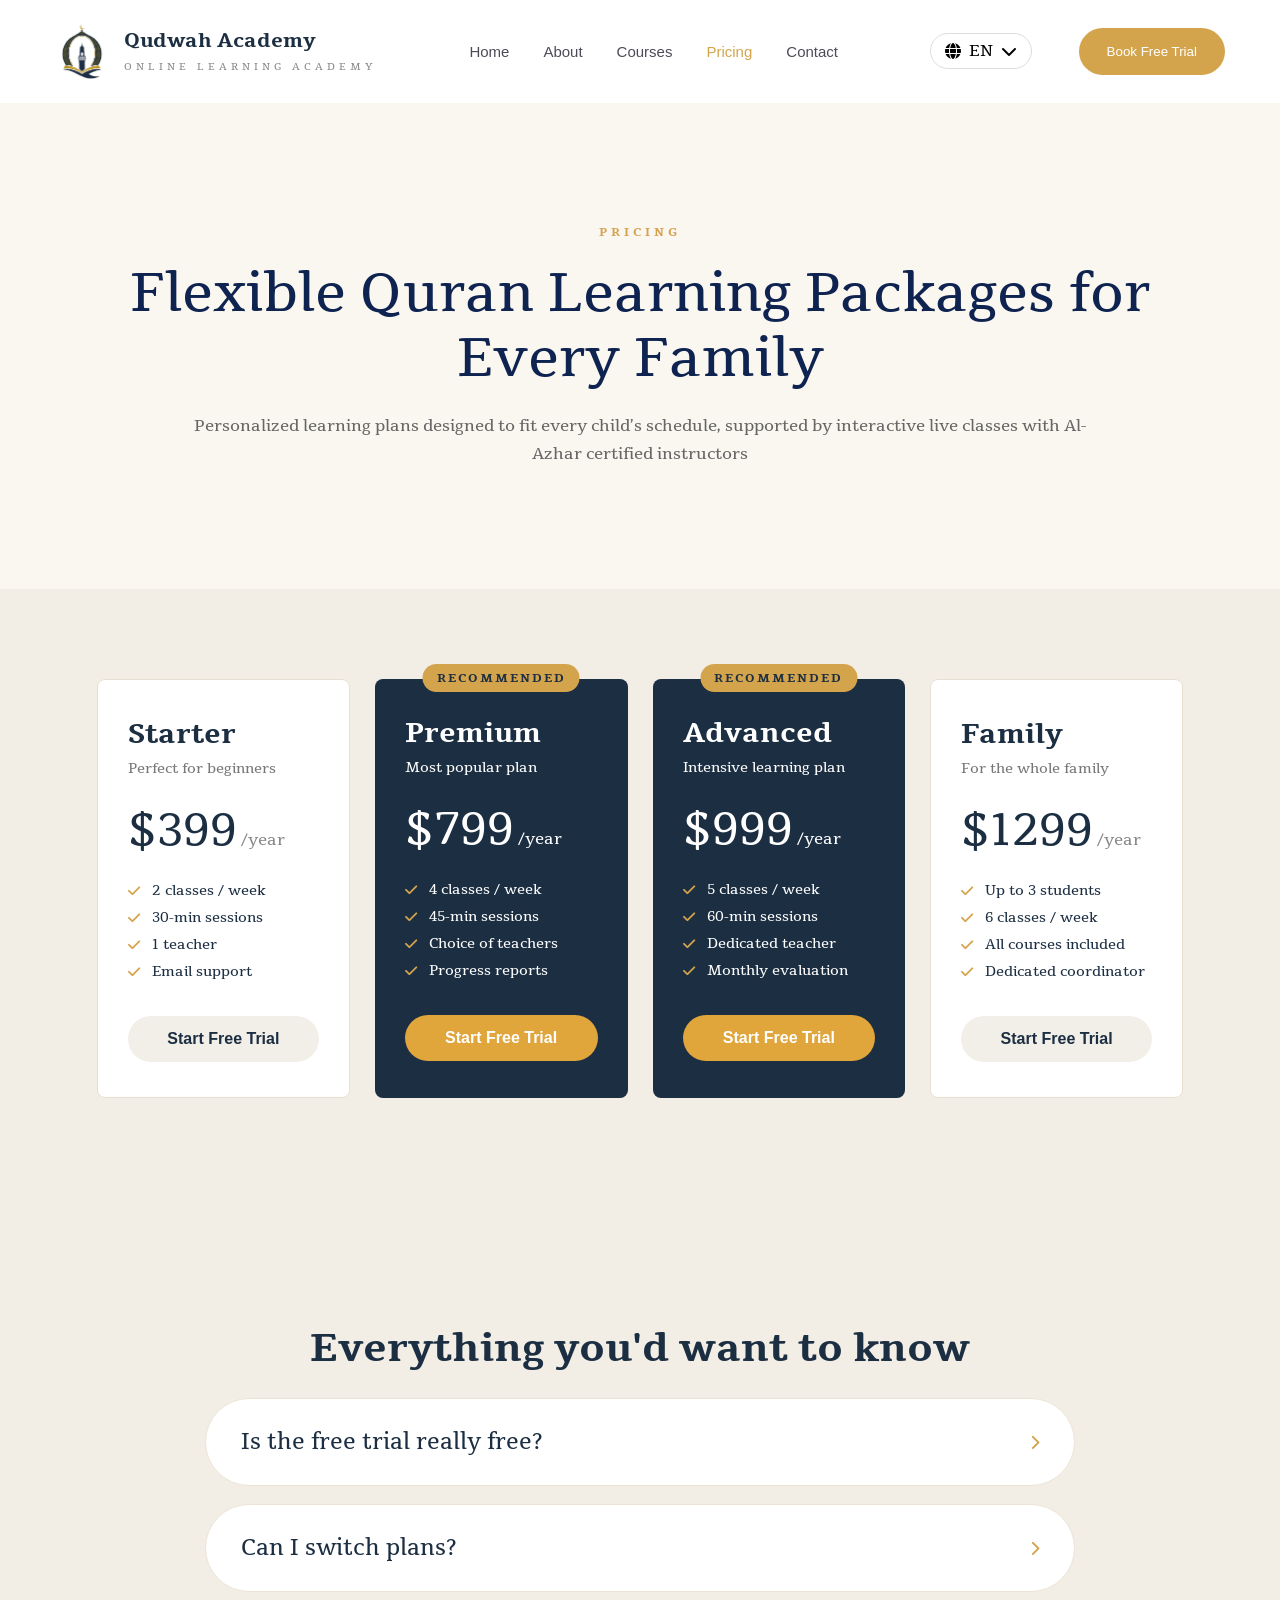
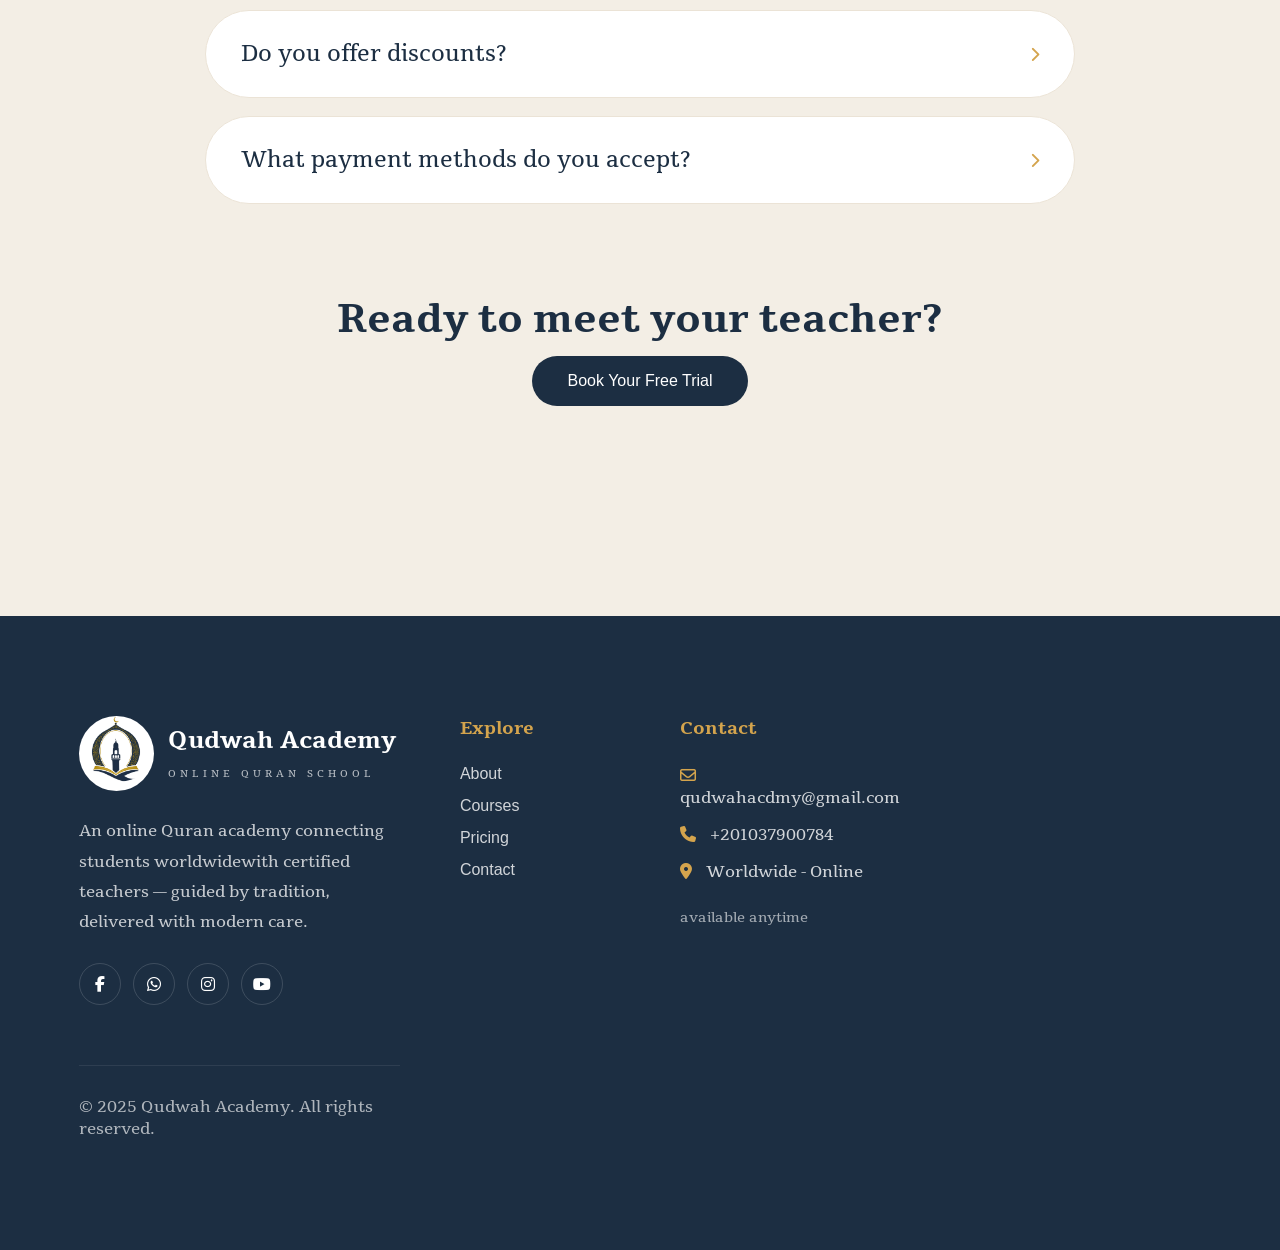
<file: pricing.html>
<!DOCTYPE html>
<html lang="en" dir="ltr">

<head>

    <meta charset="UTF-8" />
    <meta name="viewport" content="width=device-width, initial-scale=1.0" />
    <meta name="description" content="Qudwah Academy offers online Quran, Tajweed, Arabic and Islamic studies classes for kids and adults worldwide.">
    <meta name="keywords"content="Quran Academy, Online Quran Classes, Learn Quran Online, Quran for Kids, Tajweed Classes, Arabic Classes, Islamic Studies, Female Quran Teachers">
    

    <title>Quran Academy</title>

    <link rel="icon" type="image/png" href="imgs/logo q.png" >

    <link rel="stylesheet" href="https://cdnjs.cloudflare.com/ajax/libs/font-awesome/6.5.0/css/all.min.css">

    <!-- CSS -->
    <link rel="stylesheet" href="CSS/style.css">
    

   <link rel="preconnect" href="https://fonts.googleapis.com">
   <link rel="preconnect" href="https://fonts.gstatic.com" crossorigin>

   <link href="https://fonts.googleapis.com/css2?family=Tienne:wght@400;700;900&display=swap" rel="stylesheet">  


    <!-- Icons -->
    <link rel="stylesheet"
        href="https://cdnjs.cloudflare.com/ajax/libs/font-awesome/6.5.1/css/all.min.css" />

</head>
<body>
     
     <div class="pattern"></div>

<!-- ================= NAVBAR ======================= -->

    <header class="navbar" id="navbar">
      <div class="container nav-container">
        <!-- LOGO -->
        <div class="logo">
            <img src="imgs/logo q.png" alt="Logo">
            <div class="logo-text">
                <h3> Qudwah Academy</h3>
                <span>ONLINE LEARNING ACADEMY</span>
            </div>
        </div>
            <div class="overlay"></div>


        <div class="menu-icon" id="menuIcon">
        <span></span>
        <span></span>
        <span></span>
        </div>

        <!-- NAV LINKS -->

        <nav class="nav-links">
         <a href="index.html">Home</a>
         <a href="about.html">About</a>
         <a href="courses.html">Courses</a>
         <a href="pricing.html">Pricing</a>
         <!-- <a href="">Blog</a> -->
         <a href="contact.html">Contact</a>
        </nav>
        <div></div>


        <!-- lang -->
        <div class="lang-switcher" onclick="toggleLang()">
        <i class="fa-solid fa-globe"></i>
        <span id="langText">EN</span>
        <i class="fa-solid fa-chevron-down"></i>
        </div>

        <!-- BUTTON -->
        <a href="https://wa.me/201037900784" target="_blank"><button class="trial-btn">
            Book Free Trial
        </button></a>
      </div>
    </header>


<!-- ================= header ================= -->
   <section class="about-page reveal">
       <div class="about-container">
          <div class="about-header reveal">
          <span>PRICING</span>
          <h1>Flexible Quran Learning Packages for Every Family</h1>
          <p>Personalized learning plans designed to fit every child’s schedule, supported by interactive live classes with Al-Azhar certified instructors</p>
          </div>
       </div>
   </section>


<!-- ================= pricing PAGE ================= -->

   <section class="pricing-page">

    <div class="container">

        <div class="pricing-grid">

            <div class="pricing-card from-left left-show">

                <h3>Starter</h3>

                <p class="plan-text">
                    Perfect for beginners
                </p>

                <div class="price">
                    <span>$399</span>
                    <small>/year</small>
                </div>

                <ul>

                    <li>
                        <i class="fa-solid fa-check"></i>
                        2 classes / week
                    </li>

                    <li>
                        <i class="fa-solid fa-check"></i>
                        30-min sessions
                    </li>

                    <li>
                        <i class="fa-solid fa-check"></i>
                        1 teacher
                    </li>

                    <li>
                        <i class="fa-solid fa-check"></i>
                        Email support
                    </li>

                </ul>

                <a href="https://wa.me/201037900784" target="_blank">  Start Free Trial </a>

            </div>

            <div class="pricing-card featured from-top top-show">

                <div class="badge">
                    Recommended
                </div>

                <h3>Premium</h3>

                <p class="plan-text">
                    Most popular plan
                </p>

                <div class="price">
                    <span>$799</span>
                    <small>/year</small>
                </div>

                <ul>

                    <li>
                        <i class="fa-solid fa-check"></i>
                        4 classes / week
                    </li>

                    <li>
                        <i class="fa-solid fa-check"></i>
                        45-min sessions
                    </li>

                    <li>
                        <i class="fa-solid fa-check"></i>
                        Choice of teachers
                    </li>

                    <li>
                        <i class="fa-solid fa-check"></i>
                        Progress reports
                    </li>

                </ul>

                <a href="https://wa.me/201037900784" target="_blank">  Start Free Trial
                </a>

            </div>

            <div class="pricing-card featured from-top top-show">

                <div class="badge">
                    Recommended
                </div>

                <h3>Advanced</h3>

                <p class="plan-text">
                    Intensive learning plan
                </p>

                <div class="price">
                    <span>$999</span>
                    <small>/year</small>
                </div>

                <ul>

                    <li>
                        <i class="fa-solid fa-check"></i>
                        5 classes / week
                    </li>

                    <li>
                        <i class="fa-solid fa-check"></i>
                        60-min sessions
                    </li>

                    <li>
                        <i class="fa-solid fa-check"></i>
                        Dedicated teacher
                    </li>

                    <li>
                        <i class="fa-solid fa-check"></i>
                        Monthly evaluation
                    </li>

                </ul>

                <a href="https://wa.me/201037900784" target="_blank"> Start Free Trial </a>

            </div>

            <div class="pricing-card from-right right-show">

                <h3>Family</h3>

                <p class="plan-text">
                    For the whole family
                </p>

                <div class="price">
                    <span>$1299</span>
                    <small>/year</small>
                </div>

                <ul>

                    <li>
                        <i class="fa-solid fa-check"></i>
                        Up to 3 students
                    </li>

                    <li>
                        <i class="fa-solid fa-check"></i>
                        6 classes / week
                    </li>

                    <li>
                        <i class="fa-solid fa-check"></i>
                        All courses included
                    </li>

                    <li>
                        <i class="fa-solid fa-check"></i>
                        Dedicated coordinator
                    </li>

                </ul>

                <a href="https://wa.me/201037900784" target="_blank"> Start Free Trial </a>

            </div>

        </div>

    </div>

   </section>


<!-- ================= Faq ================ -->
    <section class="faq-section">

  <div class="container padding">

    <div class="faq-title reveal">

      <h2> Everything you'd want to know </h2>
    </div>

    <div class="faq-wrapper">
      <div class="faq-item reveal delay-1">
        <div class="faq-question">
          <h3> Is the free trial really free? </h3>
          <i class="fa-solid fa-chevron-right"></i>
        </div>

        <div class="faq-answer">
          <p> Yes — no card required, no obligations </p>
        </div>

      </div>

      <div class="faq-item reveal delay-2">
        <div class="faq-question">
          <h3> Can I switch plans? </h3>
          <i class="fa-solid fa-chevron-right"></i>
        </div>

        <div class="faq-answer">
          <p> Anytime. Upgrade or downgrade with one click</p>
        </div>

      </div>

      <div class="faq-item reveal delay-3">
        <div class="faq-question">
          <h3> Do you offer discounts? </h3>
          <i class="fa-solid fa-chevron-right"></i>
        </div>

        <div class="faq-answer">
          <p> Yes — 15% off on yearly billing, plus sibling discounts. </p>
        </div>

      </div>

      <div class="faq-item reveal delay-4">
        <div class="faq-question">
          <h3> What payment methods do you accept? </h3>
          <i class="fa-solid fa-chevron-right"></i>
        </div>

        <div class="faq-answer">
          <p> All major cards, PayPal and bank transfer </p>
        </div>

      </div>

      <section class="mini-cta">
        <div class="container">
        <h2> Ready to meet your teacher? </h2>
        <a href="https://wa.me/201037900784" class="mini-btn" target="_blank"> Book Your Free Trial </a>
  </div>

    </div>

  </div>

</section>



<!-- ================= Footer ================ -->

<footer class="footer">
  <div class="container">
    <div class="footer-wrapper">
      <!-- LEFT -->
      <div class="footer-about">
        <div class="footer-logo">
          <img src="imgs/logo q.png" alt="logo">
          <div>
            <h3>Qudwah Academy</h3>
            <span>ONLINE QURAN SCHOOL</span>
          </div>
        </div>

        <p> An online Quran academy connecting students worldwidewith certified teachers — guided by tradition, delivered with modern care.</p>

        <div class="socials">
          <a href="https://www.facebook.com/share/1WLW6BA2EK/" target="_blank">
            <i class="fa-brands fa-facebook-f"></i>
          </a>
          <a href="https://wa.me/201037900784" target="_blank">
            <i class="fa-brands fa-whatsapp"></i>
          </a>
          <a href="">
            <i class="fa-brands fa-instagram" target="_blank"></i>
          </a>
          <a href="#">
            <i class="fa-brands fa-youtube" target="_blank"></i>
          </a>
        </div>

      </div>

      <!-- LINKS -->

      <div class="footer-links">

        <h4>Explore</h4>
        <a href="about.html">About</a>
        <a href="courses.html">Courses</a>
        <a href="pricing.html">Pricing</a>
        <a href="contact.html">Contact</a>

      </div>

      <!-- CONTACT -->

      <div class="footer-contact">

        <h4>Contact</h4>
        <p> <i class="fa-regular fa-envelope"></i> qudwahacdmy@gmail.com </p>
        <p> <i class="fa-solid fa-phone"></i> +201037900784 </p>
        <p> <i class="fa-solid fa-location-dot"></i> Worldwide - Online </p>
        <span> available anytime </span>

      </div>
      <div></div>

    <!-- BOTTOM -->
    <div class="footer-bottom">
       <p>© 2025 Qudwah Academy. All rights reserved.</p>
    </div>

  </div>
</footer>

    <!-- JS -->
    <script src="index.JS"></script>

</body>
</html>
</file>
<file: CSS/style.css>
*{
    margin:0;
    padding:0;
    box-sizing:border-box;
}

html{
    scroll-behavior:smooth;
}

ul{
    list-style:none;
}

a{
    text-decoration:none;

}

body{
    background:var(--bg);
    overflow-x:hidden;
    position:relative;
    direction:inherit;
    text-align:start;
}

/* ================= LANG SYSTEM ================= */

body.en{
    direction:ltr;
    font-family:"Tienne",serif;
}

body.ar{
    direction:rtl;
    font-family:"Cairo",sans-serif;
}

body.en h1,body.en h2,body.en h3{
    font-family:"Tienne",serif;
}

body.ar h1,body.ar h2,body.ar h3, a, button{
    font-family:"Cairo",sans-serif;
}

/* ================= ROOT ================= */

:root{
    --primary:#1c2e42;
    --gold:#d4a44d;
    --bg:#f3eee5;
    --text:#30303d;
    --white:#fff;
}

/* ================= PATTERN ================= */

.pattern{
    position:fixed;
    inset:0;
    background-image:url("https://www.transparenttextures.com/patterns/arabesque.png");
    opacity:.25;
    z-index:-1;
}

/* ================= CONTAINER ================= */

.container{
width:90%;
max-width:1200px;
margin:auto;
padding-left:15px;
padding-right:15px;
}

.nav-container{
display:flex;
align-items:center;
justify-content:space-between;
width:100%;
}

/* ================= NAVBAR ================= */

.navbar{
    position:fixed;
    top:0;
    left:0;
    width:100%;
    padding:24px 3%;
    display:flex;
    align-items:center;
    justify-content:space-between;
    z-index:999;
    transition:.4s ease;
    background:#fff;
}

.navbar.scrolled{
    top:20px;
    left:50%;
    transform:translateX(-50%);
    width:94%;
    border-radius:60px;
    background:rgba(255,255,255,.45);
    backdrop-filter:blur(20px);
    box-shadow:0 10px 40px rgba(0,0,0,.08);
}

/*  LOGO  */

.logo{
    display:flex;
    align-items:center;
    gap:14px;
}

.logo img{
    width:55px;
}

.logo-text h3{
    font-size:20px;
    color:var(--primary);
}

.logo-text span{
    font-size:10px;
    letter-spacing:4px;
    color:#888;
}

/*  NAV LINKS  */

.nav-links{
    display:flex;
    gap:34px;
}

.nav-links a.active{
    color:var(--gold);
}

.nav-links a{
    color:#4c4c58;
    font-size:15px;
    font-weight:500;
    position:relative;
    transition:.3s;
}

.nav-links a.active{
    color:var(--gold);
}

.nav-links a:hover{
    color:var(--primary);
}

.nav-links a::after{
    content:"";
    position:absolute;
    left:0;
    bottom:-6px;
    width:0;
    height:2px;
    background:var(--gold);
    transition:.3s;
}

.nav-links a:hover::after{
    width:100%;
}

/* ================= MENU ================= */

.menu-icon{
    width: 52px;
    align-items: center;
    justify-content: center;
    cursor: pointer;
    position: relative;
    display:none;
}

.menu-icon span{
    position:absolute;
    width:24px;
    height:2.5px;
    background:var(--primary);
    border-radius:20px;
    transition:.4s ease;
}

.menu-icon span:nth-child(1){
    transform:translateY(-7px);
}

.menu-icon span:nth-child(3){
    transform:translateY(7px);
}

.menu-icon.active span:nth-child(1){
    transform:rotate(45deg);
}

.menu-icon.active span:nth-child(2){
    opacity:0;
}

.menu-icon.active span:nth-child(3){
    transform:rotate(-45deg);
}

/* ================= LANG ================= */

.lang-switcher{
    display:flex;
    align-items:center;
    gap:8px;
    padding:6px 14px;
    border:1px solid #ddd;
    border-radius:50px;
    cursor:pointer;
    transition:.3s;
}

.lang-switcher:hover{
    background:#f5f5f5;
}

/*  BUTTON  */

.trial-btn{
    border:none;
    background:var(--gold);
    color:#fff;
    padding:16px 28px;
    border-radius:40px;
    cursor:pointer;
    transition:.4s;
}

.trial-btn:hover{
    transform:translateY(-4px);
}

/* ================= NAVBAR RESPONSIVE ================= */

@media(max-width:992px){

.navbar{
    padding:18px 5%;
}

.logo img{
    width:48px;
}

.logo-text h3{
    font-size:16px;
}

.logo-text span{
    font-size:8px;
    letter-spacing:2px;
}

.menu-icon{
    display:flex;
    order: 4;
}

.trial-btn{
    display:none;
}

.nav-links{
    position: fixed;
    top: 90px;
    right: -100%;
    background: #fff;
    height: 100vh;  
    display: flex;
    flex-direction: column;
    align-items: center;
    gap: 25px;
    padding: 30px 40px;
    width: max-content;  
    min-width: 220px;
    border-radius: 20px;
    box-shadow: 0 10px 30px rgba(0,0,0,0.1);
    transition: 0.4s ease;
    z-index: 1001;
}

.nav-links.active {
    right: 0;
    opacity:1;
    visibility:visible;
}

.overlay{
    position: fixed;
    top: 0;
    left: 0;
    width: 100%;
    height: 100vh;
    background: rgba(0,0,0,0.6); 
    opacity: 0;
    visibility: hidden;
    transition: 0.3s ease;
    z-index: 998;
}

.overlay.active{
    opacity: 1;
    visibility: visible;
}

.nav-links a{
    color: var(--primary);
    font-size: 18px;
    font-weight: 500;
    position: relative;
    padding-bottom: 6px;
}

body.ar .nav-links{
    right:auto;
    left:-100%;
}

body.ar .nav-links.active{
    left:0;
}

}
/*  MOBILE  */

@media(max-width:576px){

.navbar{
    padding:14px 0px;
}

.logo{
    gap:10px;
}

.logo img{
    width:42px;
}

.logo-text h3{
    font-size:14px;
}

.logo-text span{
    font-size:7px;
    letter-spacing:1px;
    display: none;
}

.menu-icon{
    width:46px;
    height:46px;
}

.nav-links a{
    font-size:20px;
}

.lang-switcher{
    padding:5px 10px;
    font-size:12px;
}

.nav-links.active{
    right:0;
    opacity:1;
    visibility:visible;
}

}

/* ================= HERO ================= */

.hero{
    /* min-height:100vh; */
    display:flex;
    align-items:center;
    justify-content:space-between;
    gap:70px;
    padding-top:140px;
}

.hero-left{
    flex:1;
}

.badges{
    display:inline-flex;
    align-items:center;
    gap:10px;
    background:#fff;
    padding:12px 18px;
    border-radius:40px;
    margin-bottom:30px;
    color:#777;
}

.hero-left h1{
    font-size:55px;
    line-height:.95;
    color:var(--primary);
    margin-bottom:28px;
    font-weight: 500;
}

body.ar .hero-left h1 {
    font-size:50px;
    line-height:1.3;
}

.hero-left h1 span{
    color:var(--gold);
}

.hero-left p{
    font-size:18px;
    line-height:1.9;
    color:#6f6f79;
    max-width:620px;
    margin-bottom:36px;
}


/*  BUTTONS  */

.hero-buttons{
    display:flex;
    gap:20px;
    margin-bottom:45px;
}

.primary-btn{
    border:none;
    background:var(--gold);
    color:#fff;
    padding:18px 30px;
    border-radius:50px;
    display:flex;
    align-items:center;
    gap:12px;
    cursor:pointer;
    transition:.4s;
}

.primary-btn:hover,
.secondary-btn:hover{
    transform:translateY(-5px);
}

.primary-btn a {
   color: white;
}

.secondary-btn{
    border:none;
    background:#fff;
    padding:18px 30px;
    border-radius:50px;
    cursor:pointer;
    transition: .3s;
}

/*  IMAGE  */

.hero-right{
    flex:1;
    position:relative;
}

.hero-image img{
    width:100%;
    height:550px;
    object-fit:cover;
    border-radius:42px;
}

/*  CARDS  */

.floating-card{
    position:absolute;
    background:rgba(255,255,255,.85);
    backdrop-filter:blur(15px);
    border-radius:28px;
    padding:16px 18px;
    display:flex;
    gap:14px;
    box-shadow:0 15px 40px rgba(0,0,0,.08);
}

.top-card{
    top:30px;
    left:-40px;
}

.icon-box{
    width:50px;
    height:50px;
    border-radius:16px;
    background:#f7f1e4;
    display:flex;
    align-items:center;
    justify-content:center;
    color:var(--gold);
}

/* ================= HERO RESPONSIVE ================= */

@media(max-width:992px){

.hero{
    flex-direction:column;
    text-align:center;
    gap:40px;
    padding-top:120px;
}

.hero-left{
    display:flex;
    flex-direction:column;
    align-items:center;
}

.hero-left h1{
    font-size:52px;
    line-height:1.2;
}

body.ar .hero-left h1{
    font-size:44px;
}

.hero-left p{
    font-size:16px;
    max-width:100%;
}

.hero-buttons{
    width:100%;
    flex-direction:column;
}

.primary-btn,
.secondary-btn{
    width:100%;
    justify-content:center;
}

.hero-image img{
    height:500px;
}

.top-card{
    left:0;
}

.stats-card{
    width:95%;
    padding:18px;
    bottom:-30px;
}

}

@media(max-width:576px){

.hero-left h1{
    font-size:40px;
}

.badges{
   display: none;
}

body.ar .hero-left h1{
    font-size:34px;
}

.hero-image img{
    height:420px;
    border-radius:28px;
}

.stats-card{
    /* flex-direction:column; */
    gap:16px;
    text-align:center;
    padding: 0px 0px;
}

.floating-card{
    transform:scale(.85);
}

}

/* ================= STATS ================= */

.stats-card{
    position:absolute;
    left:50%;
    bottom:-40px;
    transform:translateX(-50%);
    width:80%;
    background:rgba(255,255,255,.82);
    backdrop-filter:blur(20px);
    border-radius:40px;
    padding:28px;
    display:flex;
    justify-content:space-around;
}

.stats-card h3{
    color:var(--primary);
}

.stats-card span{
    color:#888;
    font-size:13px;
}

/*  STATS SECTION  */

.stats{
    width:90%;
    margin:120px auto 80px;
    background:rgba(255,255,255,.7);
    backdrop-filter:blur(20px);
    border-radius:40px;
    padding:42px;
    display:grid;
    grid-template-columns:repeat(4,1fr);
    gap:30px;

}

.stat-box{
    display:flex;
    align-items:center;
    gap:18px;
}

.stat-box i{
    width:60px;
    height:60px;
    border-radius:50%;
    background:#f3f3f3;
    display:flex;
    align-items:center;
    justify-content:center;
    color:var(--primary);
}

.stat-box h3{
    font-size:30px;
    color:var(--primary);
}

.stat-box span{
    color:#888;
}

/*  ANIMATION  */

@keyframes float{
    0%{transform:translateY(0)}
    50%{transform:translateY(-12px)}
    100%{transform:translateY(0)}
}

/* ============ STATS RESPONSIVE ========= */

@media(max-width:992px){

.stats{
    grid-template-columns:1fr 1fr;
    padding:28px;
}

}

@media(max-width:576px){

.stats{
    display: none;
}

.stat-box{
    flex-direction:column;
    text-align:center;
}

}

/* ================= About ================= */

.about{
    display:flex;
    align-items:center;
    justify-content:space-between;
    gap:60px;
    margin:120px auto;
}

/* LEFT SIDE */
.about-left{
    flex:1;
}

.about-image{
    position:relative;
}

.about-image img{
    width:100%;
    height:600px;
    object-fit:cover;
    border-radius:30px;
}

/* floating card */
.about-card{
    position:absolute;
    bottom:20px;
    left:20px;
    background: rgba(255, 255, 255, .15);
    backdrop-filter: blur(7px);
    padding:16px;
    border-radius:20px;
    max-width:260px;
    box-shadow:0 10px 30px rgba(0,0,0,.1);
}

.about-card h4{
    font-size:14px;
    color:var(--primary);
    margin-bottom:8px;
}

.about-card p{
    font-size:12px;
    color:black;
}

/* RIGHT SIDE */
.about-right{
    flex:1;
}

.subtitle{
    font-size:12px;
    letter-spacing:3px;
    color:var(--gold);
}

.about-right h2{
    font-size: 42px;
    color: var(--primary);
    margin: 4px 0px 16px;
    line-height: 1.2;
}

.description{
    color:#666;
    line-height:1.8;
    margin-bottom:30px;
}

/* cards */
.cards{
    display:flex;
    gap:20px;
    margin-bottom:25px;
}

.info-card{
    flex:1;
    background:#fff;
    padding:20px;
    border-radius:20px;
    box-shadow:0 10px 25px rgba(0,0,0,.05);
}

.info-card h4{
    color:var(--primary);
    margin-bottom:8px;
}

.info-card p{
    font-size:14px;
    color:#777;
}

/* link */
.learn-more{
    color:var(--gold);
    font-weight:500;
    transition: .3s;
}

.learn-more:hover {
  color: var(--primary);
}

/* RESPONSIVE */
@media(max-width:992px){
    .about{
        flex-direction:column;
        text-align:center;
    }

    .about-right h2{
        font-size: 27px;
    }    

    .about-left {
        display: none ;
    }

    .cards{
        flex-direction:column;
    }

    .about-image img{
        height:450px;
    }
}

/* ==================== WHY CHOOSE US ================== */

.bg {
  background: #eceae4;
}
.why-us{
    padding:120px 0;
    position:relative;
    overflow:hidden;
}

/*  BACKGROUND PATTERN  */


/*  TITLE  */

.section-title{

    text-align:center;
    margin-bottom:70px;

}

.section-title span{

    color:var(--gold);
    font-size:12px;
    letter-spacing:4px;
    font-weight:600;

}

.section-title h2{

    font-family:'Tienne',serif;
    font-size: 38px;
    line-height:1.2;
    color:var(--primary);
    max-width:720px;
    margin:20px auto 0;

}

/* ================= GRID ================= */

.why-grid{
    display:grid;
    grid-template-columns:repeat(3,1fr);
    gap:26px;
}

/* ================= CARD ================= */

.why-card{
    background:rgba(255,255,255,.7);
    backdrop-filter:blur(15px);
    -webkit-backdrop-filter:blur(15px);
    border-radius: 18px;
    padding:35px;
    transition:.5s ease;
    border:1px solid rgba(255,255,255,.3);
    box-shadow:0 10px 30px rgba(0,0,0,.04);
    position:relative;
    overflow:hidden;
    opacity:0;
    transform:translateY(80px);
}

/* ACTIVE */

.why-card.active{
    opacity:1;
    transform:translateY(0);
}

/* HOVER */

.why-card:hover{
    transform:translateY(-10px);
    box-shadow:0 20px 50px rgba(0,0,0,.08);
}

/* GOLD LIGHT */

.why-card::after{
    content:"";
    position:absolute;
    width:180px;
    height:180px;
    background:rgba(212,164,77,.08);
    border-radius:50%;
    top:-80px;
    right:-80px;
}

/*  ICON */

.icon{
    width:52px;
    height:52px;
    border-radius:50%;
    background:var(--gold);
    display:flex;
    align-items:center;
    justify-content:center;
    color:var(--primary);
    margin-bottom:24px;
    font-size:18px;
    transition:.4s ease;
}

/* ICON ANIMATION */

.why-card:hover .icon{
    transform:rotate(10deg) scale(1.08);
}

/*  TEXT  */

.why-card h3{
    font-family:'Tienne',serif;
    color:var(--primary);
    font-size:28px;
    margin-bottom:14px;
}

.why-card p{
    color:#6d6d78;
    line-height:1.8;
    font-size:15px;
}

/*  TABLET  */

@media(max-width:992px){

    .why-us{
        padding:100px 0;
    }

    .section-title{
        margin-bottom:55px;
    }

    .section-title h2{
        font-size:44px;
    }

    .why-grid{
        grid-template-columns:repeat(2,1fr);
        gap:22px;
    }

    .why-card{
        padding:30px;
    }

    .why-card h3{
        font-size:24px;
    }

}

/* MOBILE */

@media(max-width:768px){

    .why-us{
        padding:80px 0;
    }

    .section-title{
        margin-bottom:40px;
    }

    .section-title span{
        font-size:11px;
        letter-spacing:3px;
    }

    .section-title h2{
        font-size:34px;
        line-height:1.3;
    }

    .why-grid{
        grid-template-columns:1fr;
        gap:18px;
    }

    .why-card{
        padding:26px;
        border-radius:28px;
    }

    .why-card h3{
        font-size:22px;
    }

    .why-card p{
        font-size:14px;
    }

}

/*  SMALL MOBILE  */

@media(max-width:500px){

    .section-title h2{
        font-size:28px;
    }

    .why-card{
        padding:22px;
    }

    .icon{
        width:46px;
        height:46px;
        font-size:16px;
    }

}


/* ================= COURSES SHOWCASE ================= */

.courses-showcase-section{
    padding:120px 0;
    /* background:#f5f2eb; */
}

.courses-showcase-layout{
    display:grid;
    grid-template-columns:360px 1fr;
    gap:40px;
    align-items:start;
}

.courses-showcase-left{
    display:flex;
    flex-direction:column;
}

.courses-showcase-subtitle{
    color:var(--gold);
    font-size:12px;
    font-weight:600;
    letter-spacing:4px;
    margin-bottom:14px;
}

.courses-showcase-title{
    font-family:'Tienne',serif;
    font-size:44px;
    line-height:1.15;
    color:var(--primary);
    margin-bottom:18px;
}

.courses-showcase-description{
    color:#666675;
    font-size:16px;
    line-height:1.9;
    margin-bottom:32px;
}

.courses-showcase-image{
    width:100%;
    height: 392px;
    overflow:hidden;
    border-radius:8px;
}

.courses-showcase-image img{
    width:100%;
    height:100%;
    object-fit:cover;
    display:block;
    transition:.6s ease;
}

.courses-showcase-image:hover img{
    transform:scale(1.05);
}

.courses-showcase-right{
    display:flex;
    flex-direction:column;
}

.courses-showcase-cards{
    display:grid;
    grid-template-columns:repeat(2,1fr);
    gap:24px;
}

.showcase-course-card{
    background:#fff;
    border:1px solid rgba(214,205,190,.45);
    border-radius:8px;
    padding:32px;
    min-height:280px;
    display:flex;
    flex-direction:column;
    transition:.4s ease;
}

.showcase-course-card:hover{
    transform:translateY(-8px);
    box-shadow:0 20px 40px rgba(0,0,0,.05);
}

.showcase-course-icon{
    width:58px;
    height:58px;
    border-radius:50%;
    background:#f3eee5;
    display:flex;
    align-items:center;
    justify-content:center;
    margin-bottom:22px;
}

.showcase-course-icon i{
    color:var(--primary);
    font-size:20px;
}

.showcase-course-card h3{
    font-family:'Tienne',serif;
    color:var(--primary);
    font-size:30px;
    line-height:1.2;
    margin-bottom:14px;
}

.showcase-course-card p{
    flex:1;
    color:#666675;
    line-height:1.8;
    font-size:15px;
    padding-bottom:20px;
    border-bottom:1px solid rgba(214,205,190,.45);
}

.showcase-card-footer{
    padding-top:20px;
}

.showcase-card-footer a{
    display:inline-flex;
    align-items:center;
    gap:10px;
    text-decoration:none;
    color:var(--primary);
    font-weight:500;
    transition:.3s ease;
}

.showcase-card-footer a:hover{
    gap:16px;
}

.courses-showcase-all-link{
    margin-top:28px;
    margin-left:auto;
    display:flex;
    align-items:center;
    gap:10px;
    text-decoration:none;
    color:var(--gold);
    font-weight:600;
    transition:.3s ease;
}

body.ar .courses-showcase-all-link {
    display: inline-flex;
    align-items: center;
    gap: 8px;
    margin-right: auto; 
    margin-left: 0;
}

.courses-showcase-all-link:hover, body.ar .courses-showcase-all-link:hover {
    gap:16px;
}

/*  TABLET  */

@media(max-width:992px){

    .courses-showcase-layout{
        grid-template-columns:1fr;
    }

    .courses-showcase-title{
        font-size:44px;
    }

}

/*  MOBILE  */

@media(max-width:768px){

    .courses-showcase-section{
        padding:90px 0;
    }

    .courses-showcase-cards{
        grid-template-columns:1fr;
    }

    .courses-showcase-title{
        font-size:36px;
    }

    .courses-showcase-image{
        height:300px;
    }

}


/* ================= Faq toggle ================= */

.padding{
  width:90%;
  max-width:900px;
  margin:auto;
}

.faq-section{
  padding:120px 0;
}

/* TITLE */

.faq-title{
  text-align:center;
  margin-bottom: 28px;
}

.faq-title span{
  color:var(--gold);
  letter-spacing:4px;
  font-size:12px;
  font-weight:600;
}

.faq-title h2{
  margin-top:18px;
  font-size:40px;
  line-height:1.1;
  font-family:"Cormorant Garamond",serif;
  color:var(--primary);
  font-weight:600;
}

body.ar .faq-title h2{
    font-size:36px;
}

/* FAQ */

.faq-wrapper{
  display:flex;
  flex-direction:column;
  gap:18px;
}

.faq-item{
  background:white;
  border:1px solid #ebe3d6;
  border-radius:60px;
  overflow:hidden;
  transition:.4s ease;
  cursor:pointer;
}

.faq-item.open{
  border-radius:35px;
  box-shadow:0 10px 30px rgba(0,0,0,.05);
}

/* QUESTION */

.faq-question{
  padding:28px 35px;
  display:flex;
  align-items:center;
  justify-content:space-between;
}

.faq-question h3{
  color:var(--primary);
  font-size:22px;
  font-family:"Cormorant Garamond",serif;
  font-weight:500;
}

.faq-question i{
  color:var(--gold);
  font-size:15px;
  transition:.4s;
}

/* ANSWER */

.faq-answer{
  max-height:0;
  overflow:hidden;
  transition:
  max-height .5s ease,
  padding .4s ease;
}

.faq-answer p{
  padding:0 35px 30px;
}

/* ACTIVE */

.faq-item.open .faq-answer{
  max-height:200px;
}

.faq-item.open i{
  transform:rotate(90deg);
}

/* ANIMATION */

.reveal{
  opacity:0;
  transform:translateY(80px);
  transition:
  opacity 1s ease,
  transform 1s ease;
}

.reveal.active{
  opacity:1;
  transform:translateY(0);
}

/* DELAYS */

.delay-1{
  transition-delay:.2s;
}

.delay-2{
  transition-delay:.4s;
}

.delay-3{
  transition-delay:.6s;
}

.delay-4{
  transition-delay:.8s;
}

/* RESPONSIVE */

@media(max-width:768px){

  .faq-title h2{
    font-size:42px;
  }

  .faq-question{
    padding:24px;
  }

  .faq-question h3{
    font-size:20px;
    width:85%;
  }

  .faq-answer p{
    padding:0 24px 24px;
  }

  .faq-item{
    border-radius:35px;
  }
}

@media(max-width:480px){

  .faq-title h2{
    font-size:28px;
  }

  .faq-question h3{
    font-size: 18px;
  }

  .faq-question{
    padding:22px 20px;
  }

  .faq-answer p{
    font-size:14px;
  }
}

/* ================= CTA SECTION ================= */

.cta-section{
  padding:120px 0 80px;
}

.cta-box{
  position:relative;
  overflow:hidden;
  padding:60px 40px;
  border-radius: 20px 120px 40px 120px;
  text-align:center;
  background:linear-gradient( 135deg, var(--primary) 0%,#2f455f 45%,#4a6a8a 100%);
  isolation:isolate;
}

/* ISLAMIC PATTERN */

.cta-box::before{

  content:"";
  position:absolute;
  inset:0;
  background-image:url("../images/pattern.png");
  background-size:220px;
  background-repeat:repeat;
  opacity:.08;
  z-index:-1;
  animation:patternMove 30s linear infinite;
}
 

/* ARABIC */

.cta-arabic{
  color:var(--gold);
  font-size:28px;
  display:block;
  margin-bottom:20px;
  font-family:"Cormorant Garamond",serif;
  animation:fadeDown 1.2s ease;
}

/* TITLE */

.cta-box h2{

  color:white;
  font-size:55px;
  line-height:1.1;
  font-weight: 200;
  font-family:"Cormorant Garamond",serif;
  margin-bottom:20px;
  animation:titleFloat 4s ease-in-out infinite;
}

/* TEXT */

.cta-box p{

  color:rgba(255,255,255,.8);
  max-width:700px;
  margin:auto;
  line-height:1.8;
  margin-bottom:35px;
  animation:fadeUp 1.4s ease;
}

/* BUTTON */

.cta-btn{
  position:relative;
  overflow:hidden;
  display:inline-flex;
  align-items:center;
  gap:10px;
  text-decoration:none;
  background:linear-gradient(135deg,#d9a441,#f0c36a);
  color: white;
  padding:16px 34px;
  border-radius:40px;
  font-weight:700;
  transition:.4s ease;
  animation:fadeUp 1.6s ease;
}

/* BUTTON SHINE */

.cta-btn::before{
  content:"";
  position:absolute;
  top:0;
  left:-100%;
  width:100%;
  height:100%;
  background:linear-gradient( 120deg, transparent,rgba(255,255,255,.5), transparent);
  transition:.7s;
}

.cta-btn:hover::before{
  left:100%;
}

.cta-btn:hover{
  transform:translateY(-5px) scale(1.03);
  box-shadow:0 12px 30px rgba(0,0,0,.25);
}

/* ================= ANIMATIONS ================= */

/* PATTERN MOVE */

@keyframes patternMove{

  0%{
    background-position:0 0;
  }

  100%{
    background-position:300px 300px;
  }
}

/* GLOW */

@keyframes glowMove{

  0%{
    transform:
    translate(0,0)
    scale(1);
  }

  100%{
    transform:
    translate(-40px,40px)
    scale(1.15);
  }
}

/* TITLE FLOAT */

@keyframes titleFloat{

  0%{
    transform:translateY(0);
  }

  50%{
    transform:translateY(-8px);
  }

  100%{
    transform:translateY(0);
  }
}

/* FADE DOWN */

@keyframes fadeDown{

  from{
    opacity:0;
    transform:translateY(-40px);
  }

  to{
    opacity:1;
    transform:translateY(0);
  }
}

/* FADE UP */

@keyframes fadeUp{

  from{
    opacity:0;
    transform:translateY(40px);
  }

  to{
    opacity:1;
    transform:translateY(0);
  }
}

/* ================= RESPONSIVE ================= */

@media(max-width:768px){

  .cta-box{
    padding:70px 25px;
  }

  .cta-box h2{
    font-size:46px;
  }

  .cta-arabic{
    font-size:22px;
  }
}

@media(max-width:480px){

  .cta-box h2{
    font-size:36px;
  }

  .cta-btn{
    width:100%;
    justify-content:center;
  }
}


/* ================= FOOTER ================= */

.footer{
  background:var(--primary);
  padding:100px 0 40px;
  color:white;
}

.footer-wrapper{
  display:grid;
  grid-template-columns:2fr 1fr 1.2fr 1.5fr;
  gap:60px;
  margin-bottom:70px;
}

/* ABOUT */

.footer-logo{
  display:flex;
  align-items:center;
  gap:14px;
  margin-bottom:25px;
}

.footer-logo img{
    width: 75px;
    height: 75px;
    object-fit: contain;
    background: white;
    border-radius: 51px;
    padding: -4px;
    padding-bottom: 9px;
}

.footer-logo h3{
  font-size:24px;
  margin-bottom:5px;
}

.footer-logo span{
  font-size:10px;
  letter-spacing:4px;
  color:rgba(255,255,255,.7);
}

.footer-about p{
  color:rgba(255,255,255,.75);
  line-height:1.9;
  margin-bottom:25px;
  max-width:320px;
}

/* SOCIALS */

.socials{
  display:flex;
  gap:12px;
}

.socials a{
  width:42px;
  height:42px;
  border:1px solid rgba(255,255,255,.15);
  border-radius:50%;
  display:flex;
  align-items:center;
  justify-content:center;
  color:white;
  text-decoration:none;
  transition:.4s ease;
}

.socials a:hover{
  background:var(--gold);
  color:var(--primary);
  transform:translateY(-4px);
}

/* LINKS */

.footer-links,.footer-contact,.footer-newsletter{
  display:flex;
  flex-direction:column;
}

.footer-links h4,.footer-contact h4,.footer-newsletter h4{
  margin-bottom:25px;
  color:var(--gold);
  font-size:18px;
}

.footer-links a{
  color:rgba(255,255,255,.8);
  text-decoration:none;
  margin-bottom:14px;
  transition:.3s;
}

.footer-links a:hover{
  color:var(--gold);
  transform:translateX(5px);
}

/* CONTACT */

.footer-contact p{
  margin-bottom:15px;
  color:rgba(255,255,255,.8);
}

.footer-contact i{
  color:var(--gold);
  margin-right:10px;
}

.footer-contact span{
  margin-top:10px;
  color:rgba(255,255,255,.6);
  font-size:14px;
}

/* NEWSLETTER */

.footer-newsletter p{
  color:rgba(255,255,255,.75);
  line-height:1.7;
  margin-bottom:20px;
}

.footer-newsletter form{
  position:relative;
}

.footer-newsletter input{
  width:100%;
  height:55px;
  border:none;
  outline:none;
  border-radius:40px;
  padding:0 60px 0 20px;
  background:transparent;
  border:1px solid rgba(255,255,255,.15);
  color:white;
}

.footer-newsletter input::placeholder{
  color:rgba(255,255,255,.5);
}

.footer-newsletter button{
  position:absolute;
  right:6px;
  top:6px;
  width:43px;
  height:43px;
  border:none;
  border-radius:50%;
  background:#d9a441;
  color:var(--primary);
  cursor:pointer;
  transition:.3s;
}

.footer-newsletter button:hover{
  transform:scale(1.08);
}

/* BOTTOM */

.footer-bottom{
  border-top:1px solid rgba(255,255,255,.08);
  padding-top:30px;
  display:flex;
  align-items:center;
  justify-content:space-between;
  gap:20px;
}

.footer-bottom p{
  color:rgba(255,255,255,.65);
}

/* RESPONSIVE */

@media(max-width:992px){

  .footer-wrapper{
    grid-template-columns:1fr 1fr;
  }
}

@media(max-width:768px){

  .footer{
    padding:80px 0 35px;
  }

  .footer-wrapper{
    grid-template-columns:1fr;
    gap:50px;
  }

  .footer-bottom{
    flex-direction:column;
    text-align:center;
  }
}



/* Animations */
.reveal,.reveal-delay {
    opacity: 0;
    transform: translateY(80px);
    transition: all 0.9s ease;
}

.reveal.active,.reveal-delay.active {
    opacity: 1;
    transform: translateY(0);
}

.reveal-delay.active {
    transition-delay: 0.3s;
}



/* =======================  About Page Main Wrapper ======================= */
.about-page{
    background:#faf7f0;
    padding:120px 0px;
    overflow:hidden;
}
.about-container{
    width:min(1100px,90%);
    margin:auto;
    padding-top : 100px ;
    text-align:center;
}
.about-header span{
    font-size:12px;
    letter-spacing:4px;
    color:#d6a14d;
    font-weight:700;
}
.about-header h1{
    font-size:54px;
    font-weight: 500;
    color:#0f2350;
    margin:20px 0;
    line-height:1.2;
}
body.ar .about-header h1{
      margin:0 0 20px 0;
      font-weight: 500;
      font-size: 30px;
}
.about-header p{
   max-width: 900px;
   margin:auto;
   color:#666;
   line-height:1.8;
}
.reveal{
   opacity:0;
   transform:translateY(60px);
   transition:1s ease;
}
.reveal.active{
  opacity:1;
  transform:translateY(0);
}
@media(max-width:992px){
  .about-header h1{
    font-size:48px;
  }
}
  @media(max-width:768px){
  .about-section{
    padding:90px 0;
  }
  .about-header h1{
    font-size:28px;
  }
  .about-header p{
    font-size:14px;
  }

  .about-page{
        padding:80px 0px;
  }

  }



/*  STORY SECTION  */

.story-section{
  padding:120px 0;
  background:#f7f5f1;
  overflow:hidden;
}

.story-section .container{
  display:grid;
  grid-template-columns:1fr 1fr;
  align-items:center;
  gap:80px;
}

/*  IMAGES  */

.story-images{
  position:relative;
  opacity:0;
  transform:translateX(-120px);
  transition:1.2s ease;
}

.story-images.active{
  opacity:1;
  transform:translateX(0);
}

/* MAIN IMAGE */

.main-img{
  position:relative;
  border-radius:35px;
  overflow:hidden;
}

.main-img img{
  width:100%;
  display:block;
  height:700px;
  object-fit:cover;
  transition:.6s ease;
}

.main-img:hover img{
  transform:scale(1.05);
}

/* SMALL IMAGE */

.small-img{
  position:absolute;
  bottom:-30px;
  right:-40px;
  width:220px;
  border-radius:25px;
  overflow:hidden;
  border:8px solid #f7f5f1;
  box-shadow:0 20px 40px rgba(0,0,0,.15);
  animation:floatSmall 4s ease-in-out infinite;
}

.small-img img{
  width:100%;
  display:block;
  height:260px;
  object-fit:cover;
}

/* GLOW */

.img-glow{
  position:absolute;
  width:350px;
  height:350px;
  background:radial-gradient(
    rgba(217,164,65,.35),
    transparent 70%
  );
  top:-60px;
  left:-60px;
  filter:blur(60px);
  z-index:-1;
  animation:glowMove 6s ease-in-out infinite alternate;
}

/*  CONTENT  */

.story-content{
  max-width:580px;
  opacity:0;
  transform:translateX(120px);
  transition:1.2s ease;
}

.story-content.active{
  opacity:1;
  transform:translateX(0);
}

.section-subtitle{
  color:#c78d35;
  font-size:13px;
  letter-spacing:4px;
  text-transform:uppercase;
  display:block;
  margin-bottom:20px;
}

.story-content h2{
  font-size: 32px;
  line-height: 1.2;
  color: #10245b;
  margin-bottom: 25px;
}

.line{
  width:120px;
  height:1px;
  background:#d9c8a7;
  margin-bottom:35px;
}

.story-content p{
  font-size:18px;
  line-height:1.9;
  color:#5f6780;
  margin-bottom:25px;
}

/* ================= ANIMATIONS ================= */

@keyframes floatImage{
  0%{
    transform:translateY(0) rotate(-2deg);
  }

  50%{
    transform:translateY(-12px) rotate(-2deg);
  }

  100%{
    transform:translateY(0) rotate(-2deg);
  }
}

@keyframes floatSmall{
  0%{
    transform:translateY(0);
  }

  50%{
    transform:translateY(10px);
  }

  100%{
    transform:translateY(0);
  }
}

@keyframes glowMove{
  0%{
    transform:scale(1);
  }

  100%{
    transform:scale(1.2);
  }
}

/* ================= RESPONSIVE ================= */

@media(max-width:992px){

  .story-section .container{
    grid-template-columns:1fr;
    gap:60px;
  }

  .story-content{
    max-width:100%;
  }

  .story-content h2{
    font-size:46px;
  }

  .main-img img{
    height:550px;
  }
}

@media(max-width:768px){

  .story-section{
    padding:90px 0;
  }

  .story-content h2{
    font-size:38px;
  }

  .story-content p{
    font-size:16px;
  }

  .small-img{
    width:160px;
    right:-10px;
    bottom:-20px;
  }

  .small-img img{
    height:190px;
  }
}

@media(max-width:480px){

  .main-img img{
    height:420px;
  }

  .story-content h2{
    font-size:32px;
  }

  .small-img{
    width:130px;
  }

  .small-img img{
    height:150px;
  }
}


/* ========== Shared ========== */
/* .container,*/ .steps{ 
  width:min(1200px,90%);
  margin:auto;
}

.reveal{
  opacity:0;
  transform:translateY(40px);
  animation:fadeUp .8s ease forwards;
}

.reveal:nth-child(2){
  animation-delay:.2s;
}

.reveal:nth-child(3){
  animation-delay:.4s;
}

.reveal:nth-child(4){
  animation-delay:.6s;
}

/* ========== Vision Mission ========== */
.vision-mission{
  padding:80px 0;
}

.vision-mission .container{
  display:grid;
  grid-template-columns:repeat(2,1fr);
  gap:30px;
}

.card{
  background:#fff;
  border:1px solid #ddd3c3;
  border-radius:30px;
  padding:35px;
  transition:.4s;
}

.card:hover{
  transform:translateY(-10px);
  box-shadow:0 15px 40px rgba(0,0,0,.08);
}

.icon{
  width:42px;
  height:42px;
  border-radius:50%;
  background:#d89d36;
  color:#111;
  display:flex;
  align-items:center;
  justify-content:center;
  margin-bottom:25px;
  font-size:18px;
}

.card h3{
  font-size:34px;
  margin-bottom:15px;
}

.card p{
  line-height:1.8;
  color:#444;
}

/* ========== Methodology ========== */
.methodology{
  padding:80px 0;
  text-align:center;
}

.sub-title{
  display:block;
  letter-spacing:4px;
  color:#c8953b;
  font-size:13px;
}

.title{
  font-size:55px;
  margin-bottom:60px;
}

.steps{
  display:grid;
  grid-template-columns:repeat(4,1fr);
  gap:20px;
}

.step{
  background:#fff;
  border:1px solid #ddd3c3;
  border-radius:30px;
  padding:30px 25px;
  text-align:left;
  transition:.4s;
}

.step:hover{
  transform:translateY(-10px);
  box-shadow:0 15px 35px rgba(0,0,0,.07);
}

.step span{
  display:block;
  color:#d89d36;
  font-size:38px;
  margin-bottom:20px;
}

.step h4{
  font-size:24px;
  margin-bottom:12px;
}

.step p{
  color:#444;
  line-height:1.7;
}

/* ========== Animation ========== */
@keyframes fadeUp{
  to{
    opacity:1;
    transform:translateY(0);
  }
}

/* ========== Responsive ========== */
@media (max-width:992px){

  .vision-mission .container,
  .steps{
    grid-template-columns:1fr 1fr;
  }

  .title{
    font-size:45px;
  }
}

@media (max-width:600px){

  .vision-mission .container,
  .steps{
    grid-template-columns:1fr;
  }

  .card,
  .step{
    border-radius:24px;
  }

  .card h3{
    font-size:28px;
  }

  .title{
    font-size:36px;
  }
}

/* ================= MINI CTA ================= */


.mini-cta .container{
  padding:70px 20px;
  text-align:center;
}

/* ICON */

.mini-cta i{
    margin: auto;
    margin-bottom: 25px;
    color: var(--gold);
    justify-content: center;
    font-size: 50px;
}

/* TITLE */

.mini-cta h2{
  color:var(--primary);
  font-size:40px;
  margin-bottom:10px;
}

body.ar .mini-cta h2{
    font-size:34px;
}

.mini-cta p {
    margin-bottom:30px;
}

/* BUTTON */

.mini-btn{
    display: inline-block;
    padding: 16px 36px;
    border-radius: 50px;
    background: var(--primary);
    color: white;
    text-decoration: none;
    transition: .3s;
    margin-bottom: 40px;
    margin-bottom: 20px;
}

.mini-btn:hover{
  background:var(--gold);
}

/* RESPONSIVE */

@media(max-width:768px){

  .mini-cta h2{
    font-size:38px;
  }
}

@media(max-width:480px){

  .mini-cta h2{
    font-size:30px;
    line-height:1.3;
  }

  .mini-btn{
    width:100%;
  }
}


/* =======================  courses pages  ======================= */
/* =======================  courses pages  ======================= */

.courses-page {
        padding:60px 0;
}

.top-options{
        display:flex;
        justify-content:center;
        align-items:center;
        gap:14px;
        margin-bottom:45px;
        flex-wrap:wrap;
}

.top-options button{
        border:none;
        padding:12px 24px;
        border-radius:40px;
        background:#ffffff;
        color:#1e2144;
        font-size:15px;
        cursor:pointer;
        transition:0.4s;
        box-shadow:0 4px 10px rgba(0,0,0,0.05);
}

.top-options button:hover{
        background:#13235b;
        color:#fff;
}

.top-options .active{
        background:#13235b;
        color:#fff;
}

.courses-grid{
        display:grid;
        grid-template-columns:repeat(3,1fr);
        gap:28px;
}

.course-card{
        background:#fff;
        border:1px solid #e7dfd2;
        border-radius:30px;
        padding:28px;
        transition:0.4s;
        position:relative;
        overflow:hidden;
        opacity:0;
}

.course-card:hover{
        transform:translateY(-10px);
        box-shadow:0 15px 30px rgba(0,0,0,0.08);
}

.card-top{
        display:flex;
        justify-content:space-between;
        align-items:center;
        margin-bottom:30px;
}

.icon{
        width:55px;
        height:55px;
        border-radius:50%;
        background:#e4a93f;
        display:flex;
        justify-content:center;
        align-items:center;
}

.icon i{
        color:#1e2144;
        font-size:20px;
}

.card-top span{
        font-size:11px;
        letter-spacing:2px;
        color:#8d8d8d;
}

.course-card h2{
        font-size:24px;
        margin-bottom: 6px;
        line-height:1.4;
}

.course-card p{
        color:#555;
        line-height:1.8;
        margin-bottom:28px;
}

.course-card h4{
        color:#d89a2c;
        font-size:13px;
        margin-bottom:12px;
        letter-spacing:1px;
}

.course-card ul{
        list-style:none;
        margin-bottom: 20px;
}

.course-card ul li{
        margin-bottom: 6px;
        position:relative;
        padding-left:24px;
        color:#444;
}

.course-card ul li::before{
        content:"✓";
        position:absolute;
        left:0;
        color:#d89a2c;
        font-weight:bold;
}

.card-footer{
        display:flex;
        justify-content:space-between;
        align-items:center;
}

.card-footer span{
        color:#8d8d8d;
        font-size:14px;
}

.card-footer a{
        text-decoration:none;
        color:#13235b;
        font-weight:600;
        transition:0.4s;
}

.card-footer a:hover{
        color:#d89a2c;
}

.left-show{
        animation:leftMove 1.2s ease forwards;
}

.right-show{
        animation:rightMove 1.2s ease forwards;
}

.bottom-show{
        animation:bottomMove 1.2s ease forwards;
}

@keyframes leftMove{

        from{
                opacity:0;
                transform:translateX(-120px);
        }

        to{
                opacity:1;
                transform:translateX(0);
        }
}

@keyframes rightMove{

        from{
                opacity:0;
                transform:translateX(120px);
        }

        to{
                opacity:1;
                transform:translateX(0);
        }
}

@keyframes bottomMove{

        from{
                opacity:0;
                transform:translateY(120px);
        }

        to{
                opacity:1;
                transform:translateY(0);
        }
}

@media(max-width:992px){

        .courses-grid{
                grid-template-columns:repeat(2,1fr);
        }
}

@media(max-width:768px){

        .courses-grid{
                grid-template-columns:1fr;
        }

        .course-card h2{
                font-size:24px;
        }

        .top-options{
                gap:10px;
        }

        .top-options button{
                width:120px;
        }
}

@media(max-width:500px){

        /* .container{
                width:94%;
        } */

        .course-card{
                padding:22px;
        }

        .card-footer{
                flex-direction:column;
                align-items:flex-start;
                gap:14px;
        }
}


/* =======================  pricing pages  ======================= */
/* =======================  pricing pages  ======================= */  



.pricing-page{
    padding:90px 20px;
}

.pricing-grid{
    display:grid;
    grid-template-columns:repeat(4,1fr);
    gap:25px;
}

.pricing-card{
    position:relative;
    background:#fff;
    border:1px solid #e8dfd3;
    border-radius:8px;
    padding:35px 30px;
    transition:0.5s;
    opacity:0;
}

.pricing-card h3{
    color:var(--primary);
    font-size:28px;
    margin-bottom:6px;
}

.plan-text{
    color:#777;
    margin-bottom:22px;
    font-size: 14px;
}

.price{
    margin-bottom:20px;
}

.price span{
    font-size:45px;
    color:var(--primary);
}

body.ar .price span {
       font-size:35px; 
}

.price small{
    color:#888;
    font-size:16px;
}

.pricing-card ul{
    list-style:none;
    margin-bottom:35px;
}

.pricing-card ul li{
    margin-bottom: 8px;
    color: var(--primary);
    display: flex;
    align-items: center;
    gap: 12px;
    font-size: 14px;
}

body.ar .pricing-card ul li {
      margin-bottom:2px;
}

.pricing-card ul li i{
    color:var(--gold);
}

.pricing-card a{
    display:flex;
    align-items:center;
    justify-content:center;
    width:100%;
    height:46px;
    border-radius:50px;
    background:#f2eee8;
    text-decoration:none;
    color:var(--primary);
    font-weight:600;
    transition:0.4s;
}

.pricing-card a:hover{
    transform:translateY(-5px);
}

.featured{
    background:var(--primary);
    border:none;
}

.featured h3,
.featured .plan-text,
.featured .price span,
.featured .price small,
.featured ul li{
    color:#fff;
}

.featured a{
    background:#e0a53b;
    color:var(--white);
}

.badge{
    position:absolute;
    top:-15px;
    left:50%;
    transform:translateX(-50%);
    background:var(--gold);
    color:var(--primary);
    padding: 6px 14px;
    border-radius:50px;
    font-size:12px;
    text-transform:uppercase;
    letter-spacing:2px;
    font-weight:bold;
}

.from-left{
    transform:translateX(-120px);
}

.from-right{
    transform:translateX(120px);
}

.from-top{
    transform:translateY(-120px);
}

.pricing-card.active{
    opacity:1;
    transform:translate(0);
}

@media(max-width:1200px){

    .pricing-grid{
        grid-template-columns:repeat(2,1fr);
    }

}

@media(max-width:768px){

    .pricing-grid{
        grid-template-columns:1fr;
    }

    .price span{
        font-size: 36px;

    }

}


/* =======================  contact pages  ======================= */
/* =======================  contact pages  ======================= */  



.contact-page{
    padding:80px 0;
}

.contact-wrapper{
    display:grid;
    grid-template-columns:1.4fr 1fr;
    gap:30px;
    align-items:start;
}

.contact-form{
    background:#fff;
    border:1px solid #ddd3c5;
    border-radius:40px;
    padding:40px;
    opacity:0;
}

.contact-form h2{
    font-size:46px;
    margin-bottom:12px;
}

.contact-form p{
    color:#666;
    margin-bottom:40px;
}

.input-group{
    display:grid;
    grid-template-columns:repeat(2,1fr);
    gap:20px;
    margin-bottom:25px;
}

.input-box{
    display:flex;
    flex-direction:column;
}

.input-box label{
    font-size:12px;
    letter-spacing:3px;
    color:#666;
    margin-bottom:12px;
}

.input-box input,
.textarea-box textarea{
    width:100%;
    border:1px solid #d8d1c5;
    background:#f8f5ef;
    padding:18px;
    border-radius:40px;
    outline:none;
    font-size:15px;
}

.textarea-box textarea{
    min-height:160px;
    resize:none;
    border-radius:30px;
}

.textarea-box{
    margin-bottom:25px;
}

.contact-form button{
    width:100%;
    border:none;
    background:var(--primary);
    color:#fff;
    padding:22px;
    border-radius:50px;
    cursor:pointer;
    font-size:16px;
    transition:0.4s;
}

.contact-form button:hover{
    background:var(--gold);
}

.contact-form button i{
    margin-left:10px;
}

.contact-info{
    background:#fff;
    border:1px solid #ddd3c5;
    border-radius:40px;
    padding:40px;
    opacity:0;
}

.contact-info h2{
    font-size:42px;
    margin-bottom:18px;
}

.contact-info p{
    color:#666;
    line-height:1.8;
    margin-bottom:35px;
}

.contact-line{
    display:flex;
    align-items:center;
    gap:18px;
    margin-bottom:25px;
}

.line-icon{
    width:58px;
    height:58px;
    border-radius:50%;
    background:#f5f2ec;
    display:flex;
    justify-content:center;
    align-items:center;
    flex-shrink:0;
}

.line-icon i{
    font-size:22px;
    color:var(--primary);
}

.line-text{
    display:flex;
    flex-direction:column;
    gap:6px;
}

.line-text span{
    font-size:13px;
    letter-spacing:2px;
    color:#777;
}

.line-text a{
    text-decoration:none;
    color:var(--primary);
    font-size:20px;
    font-weight:600;
}

.cta-box{
    margin-top:40px;
    /* background:#16245c; */
    border-radius:35px;
    padding:35px;
    color:#fff;
    opacity:0;
}

.cta-box h3{
    font-size:30px;
    margin-bottom:15px;
}

.cta-box p{
    color:#d7d7d7;
    margin-bottom:25px;
}

.cta-box a{
    display:inline-flex;
    align-items:center;
    gap:10px;
    text-decoration:none;
    background:#fff;
    color:var(--primary);
    padding:16px 28px;
    border-radius:40px;
    font-weight:600;
    transition:0.4s;
}

.cta-box a:hover{
    transform:translateY(-5px);
}

.left-show{
    animation:leftMove 1.2s ease forwards;
}

.right-show{
    animation:rightMove 1.2s ease forwards;
}

.bottom-show{
    animation:bottomMove 1.2s ease forwards;
}

@keyframes leftMove{

    from{
        opacity:0;
        transform:translateX(-120px);
    }

    to{
        opacity:1;
        transform:translateX(0);
    }
}

@keyframes rightMove{

    from{
        opacity:0;
        transform:translateX(120px);
    }

    to{
        opacity:1;
        transform:translateX(0);
    }
}

@keyframes bottomMove{

    from{
        opacity:0;
        transform:translateY(120px);
    }

    to{
        opacity:1;
        transform:translateY(0);
    }
}

@media(max-width:1100px){

    .contact-wrapper{
        grid-template-columns:1fr;
    }
}

@media(max-width:768px){

    .input-group{
        grid-template-columns:1fr;
    }

    .contact-form,
    .contact-info{
        padding:30px;
    }

    .contact-form h2,
    .contact-info h2{
        font-size:34px;
    }

    .cta-box h3{
        font-size:28px;
    }

    .line-text a{
        font-size:17px;
    }
}

@media(max-width:500px){

    /* .container{
        width:94%;
    } */

    .contact-form,
    .contact-info{
        padding:24px;
        border-radius:30px;
    }

    .contact-form h2,
    .contact-info h2{
        font-size:28px;
    }

    .cta-box{
        padding:25px;
        border-radius:28px;
    }

    .cta-box h3{
        font-size:24px;
    }

    .contact-form button{
        padding:18px;
    }
}
</file>
